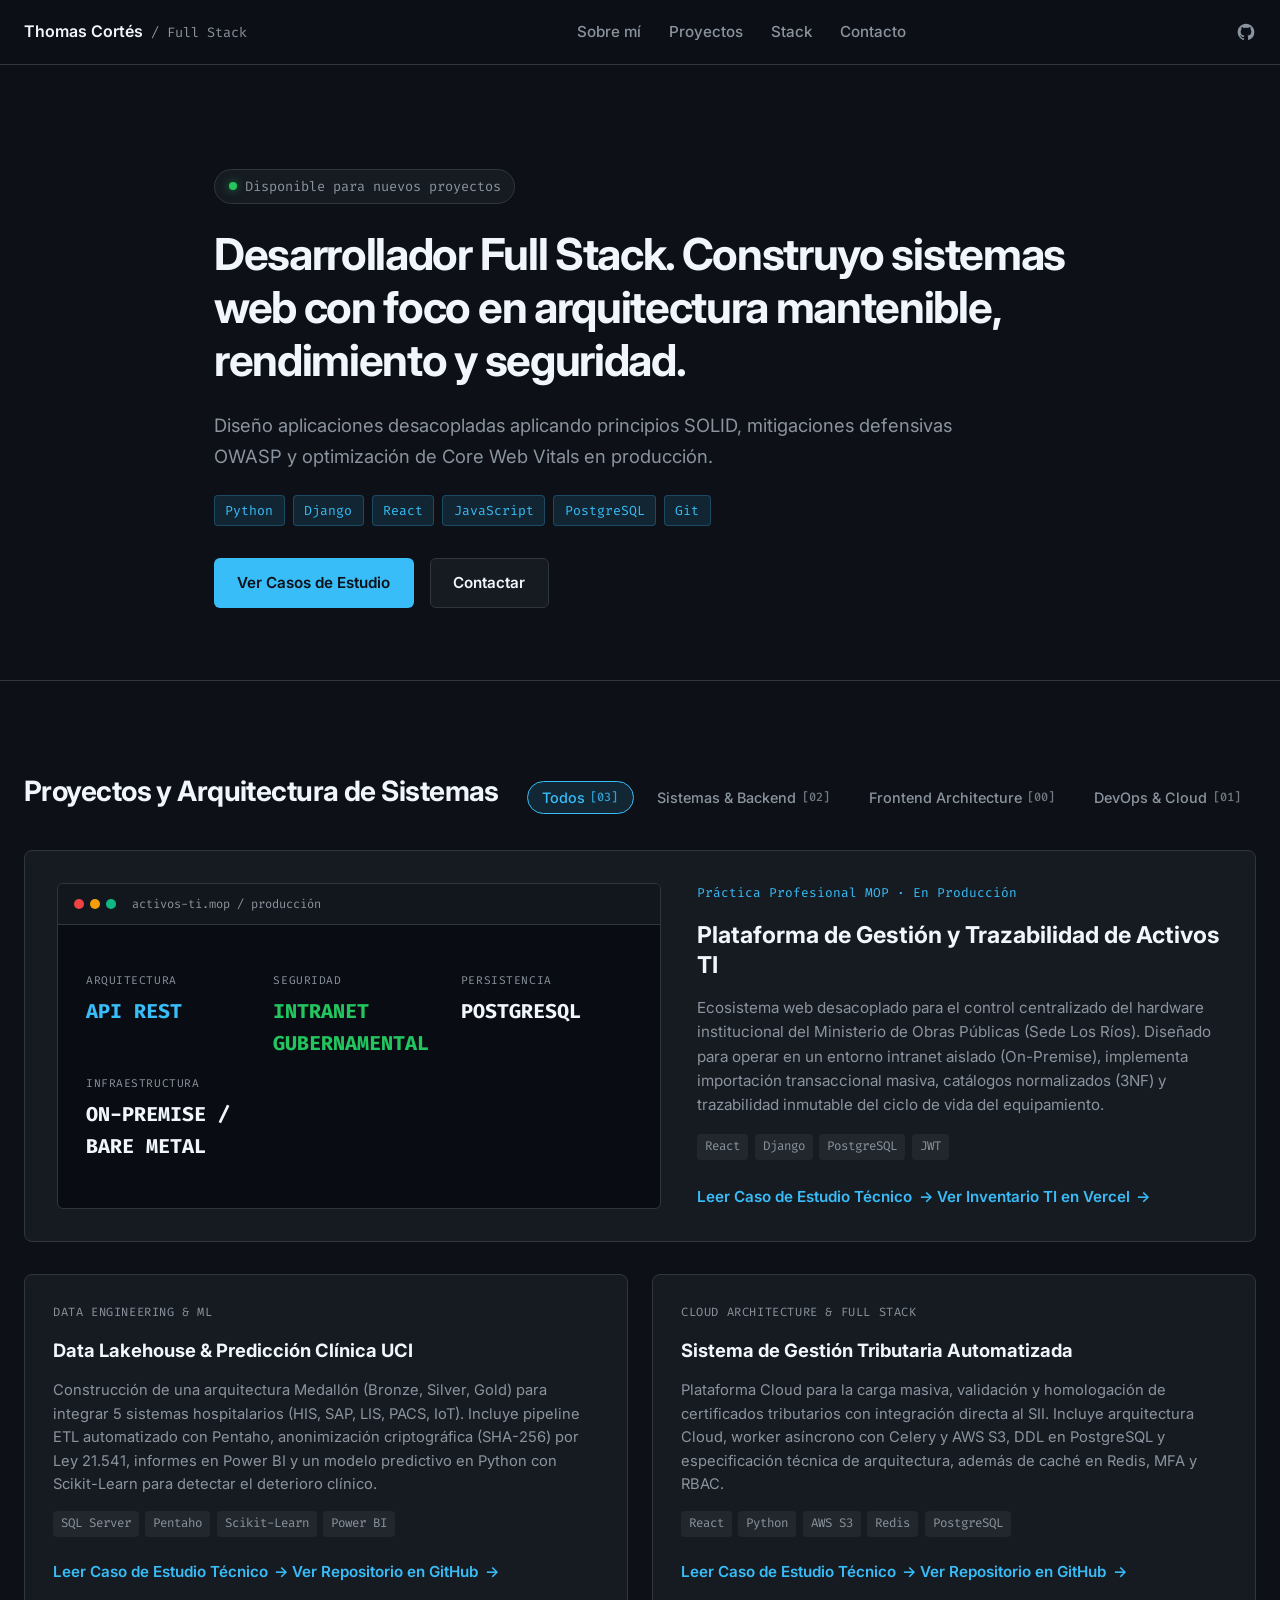
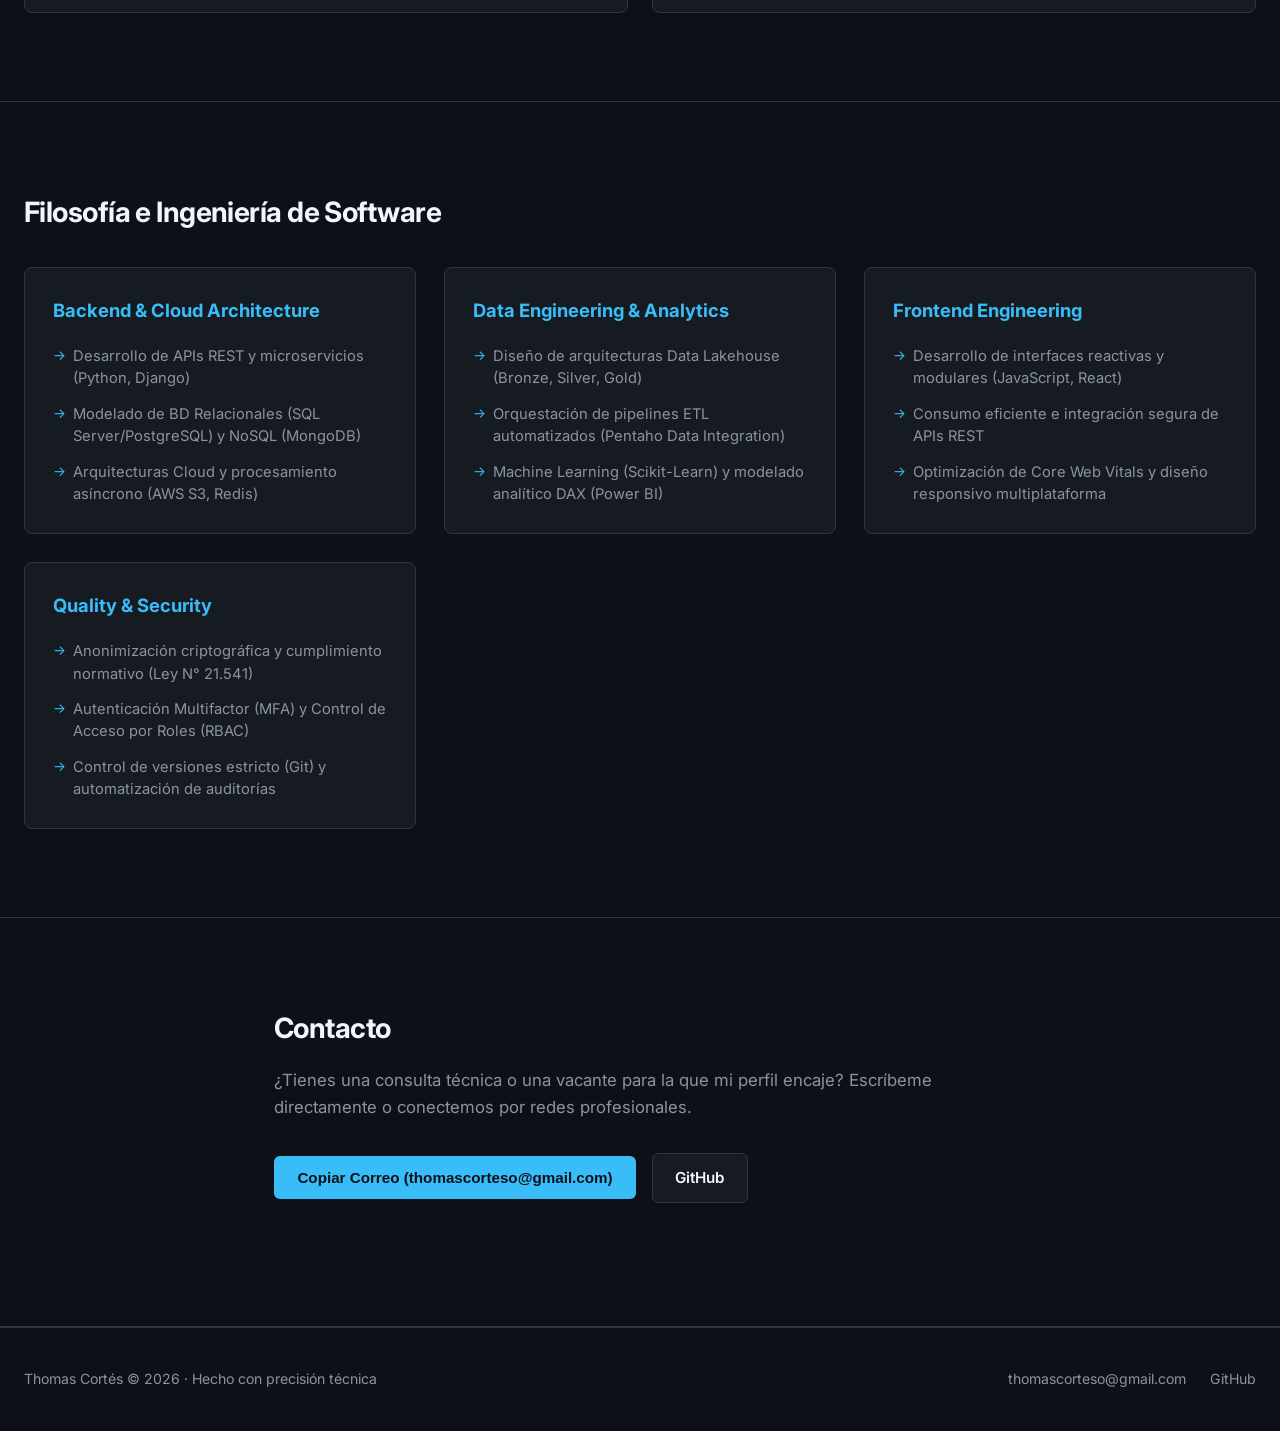
<file: index.html>
<!DOCTYPE html>
<html lang="es">
<head>
  <meta charset="UTF-8">
  <meta name="viewport" content="width=device-width, initial-scale=1.0">
  <meta name="description" content="Portafolio de Thomas Cortés — Desarrollador Full Stack, Data Engineer & System Architect.">
  <meta name="theme-color" content="#0D1117">
  <title>Thomas Cortés | Full Stack & System Architect</title>
  <link rel="stylesheet" href="styles.css">
  <link rel="preconnect" href="https://fonts.googleapis.com">
  <link rel="preconnect" href="https://fonts.gstatic.com" crossorigin>
  <link href="https://fonts.googleapis.com/css2?family=Fira+Code:wght@400;500;600&family=Inter:wght@400;500;600;700&display=swap" rel="stylesheet">
</head>
<body>
  <a href="#main-content" class="skip-link">Saltar al contenido principal</a>

  <!-- Header / Navbar -->
  <header class="site-header" role="banner">
    <div class="container header-inner">
      <a href="index.html" class="brand-logo" aria-label="Inicio">
        <span class="brand-name">Thomas Cortés</span>
        <span class="brand-tag">/ Full Stack</span>
      </a>

      <nav class="nav-menu" role="navigation" aria-label="Navegación principal">
        <ul class="nav-links">
          <li><a href="#sobre-mi" class="nav-item">Sobre mí</a></li>
          <li><a href="#proyectos" class="nav-item">Proyectos</a></li>
          <li><a href="#stack" class="nav-item">Stack</a></li>
          <li><a href="#contacto" class="nav-item">Contacto</a></li>
        </ul>
      </nav>

      <div class="header-actions">
        <a href="https://github.com/Thomyork22" target="_blank" rel="noopener noreferrer" class="icon-link" aria-label="Perfil de GitHub">
          <svg width="20" height="20" viewBox="0 0 24 24" fill="currentColor" aria-hidden="true">
            <path fill-rule="evenodd" clip-rule="evenodd" d="M12 2C6.477 2 2 6.484 2 12.017c0 4.425 2.865 8.18 6.839 9.504.5.092.682-.217.682-.483 0-.237-.008-.868-.013-1.703-2.782.605-3.369-1.343-3.369-1.343-.454-1.158-1.11-1.466-1.11-1.466-.908-.62.069-.608.069-.608 1.003.07 1.53 1.032 1.53 1.032.892 1.53 2.341 1.088 2.91.832.092-.647.35-1.088.636-1.338-2.22-.253-4.555-1.113-4.555-4.951 0-1.093.39-1.988 1.029-2.688-.103-.253-.446-1.272.098-2.65 0 0 .84-.27 2.75 1.026A9.564 9.564 0 0112 6.844c.85.004 1.705.115 2.504.337 1.909-1.296 2.747-1.027 2.747-1.027.546 1.379.202 2.398.1 2.651.64.7 1.028 1.595 1.028 2.688 0 3.848-2.339 4.695-4.566 4.943.359.309.678.92.678 1.855 0 1.338-.012 2.419-.012 2.747 0 .268.18.58.688.482A10.019 10.019 0 0022 12.017C22 6.484 17.522 2 12 2z"/>
          </svg>
        </a>
      </div>
    </div>
  </header>

  <main id="main-content" role="main">

    <!-- Hero Section -->
    <section class="hero-section" id="sobre-mi" aria-labelledby="hero-title">
      <div class="container hero-inner">
        
        <div class="status-badge" aria-label="Disponibilidad laboral">
          <span class="status-dot" aria-hidden="true"></span>
          <span class="status-text">Disponible para nuevos proyectos</span>
        </div>

        <h1 id="hero-title" class="hero-heading">
          Desarrollador Full Stack. Construyo sistemas web con foco en arquitectura mantenible, rendimiento y seguridad.
        </h1>

        <p class="hero-description">
          Diseño aplicaciones desacopladas aplicando principios SOLID, mitigaciones defensivas OWASP y optimización de Core Web Vitals en producción.
        </p>

        <div class="active-stack-row" aria-label="Stack activo en producción">
          <span class="stack-chip">Python</span>
          <span class="stack-chip">Django</span>
          <span class="stack-chip">React</span>
          <span class="stack-chip">JavaScript</span>
          <span class="stack-chip">PostgreSQL</span>
          <span class="stack-chip">Git</span>
        </div>

        <div class="hero-cta-group">
          <a href="#proyectos" class="btn btn-primary">Ver Casos de Estudio</a>
          <a href="#contacto" class="btn btn-secondary">Contactar</a>
        </div>

      </div>
    </section>

    <!-- Proyectos y Arquitectura -->
    <section class="section projects-section" id="proyectos" aria-labelledby="projects-title">
      <div class="container">
        
        <div class="section-header-row">
          <h2 id="projects-title" class="section-heading">Proyectos y Arquitectura de Sistemas</h2>
          
          <!-- Filtro interactivo de pestañas -->
          <div class="tab-list" role="tablist" aria-label="Filtro de proyectos por categoría">
            <button role="tab" aria-selected="true" class="tab-btn active" data-filter="all" id="tab-all">
              Todos <span class="tab-count">[03]</span>
            </button>
            <button role="tab" aria-selected="false" class="tab-btn" data-filter="backend" id="tab-backend">
              Sistemas & Backend <span class="tab-count">[02]</span>
            </button>
            <button role="tab" aria-selected="false" class="tab-btn" data-filter="frontend" id="tab-frontend">
              Frontend Architecture <span class="tab-count">[00]</span>
            </button>
            <button role="tab" aria-selected="false" class="tab-btn" data-filter="devops" id="tab-devops">
              DevOps & Cloud <span class="tab-count">[01]</span>
            </button>
          </div>
        </div>

        <div id="panel-projects">
          
          <!-- Flagship Project Card (Hero Card) -->
          <article class="project-flagship-card" data-category="backend">
            <div class="flagship-left">
              <div class="terminal-mockup" role="region" aria-label="Métricas de ejecución en tiempo real">
                <div class="terminal-header">
                  <div class="window-controls" aria-hidden="true">
                    <span class="dot red"></span>
                    <span class="dot yellow"></span>
                    <span class="dot green"></span>
                  </div>
                  <span class="terminal-title">activos-ti.mop / producción</span>
                </div>
                <div class="terminal-body">
                  <div class="metric-grid">
                    <div class="metric-item">
                      <span class="metric-label">ARQUITECTURA</span>
                      <span class="metric-val text-accent">API REST</span>
                    </div>
                    <div class="metric-item">
                      <span class="metric-label">SEGURIDAD</span>
                      <span class="metric-val text-green">INTRANET GUBERNAMENTAL</span>
                    </div>
                    <div class="metric-item">
                      <span class="metric-label">PERSISTENCIA</span>
                      <span class="metric-val">POSTGRESQL</span>
                    </div>
                    <div class="metric-item">
                      <span class="metric-label">INFRAESTRUCTURA</span>
                      <span class="metric-val">ON-PREMISE / BARE METAL</span>
                    </div>
                  </div>
                </div>
              </div>
            </div>

            <div class="flagship-right">
              <span class="badge-version">Práctica Profesional MOP · En Producción</span>
              <h3 class="flagship-title">Plataforma de Gestión y Trazabilidad de Activos TI</h3>
              <p class="flagship-desc">
                Ecosistema web desacoplado para el control centralizado del hardware institucional del Ministerio de Obras Públicas (Sede Los Ríos). Diseñado para operar en un entorno intranet aislado (On-Premise), implementa importación transaccional masiva, catálogos normalizados (3NF) y trazabilidad inmutable del ciclo de vida del equipamiento.
              </p>
              
              <div class="card-tags" aria-label="Tecnologías utilizadas">
                <span class="tag">React</span>
                <span class="tag">Django</span>
                <span class="tag">PostgreSQL</span>
                <span class="tag">JWT</span>
              </div>

              <div class="flagship-action">
                <a href="case-study.html" class="link-deep-dive">
                  Leer Caso de Estudio Técnico <span aria-hidden="true">&rarr;</span>
                </a>
                <a href="https://inventario-mop.vercel.app/" target="_blank" rel="noopener noreferrer" class="link-deep-dive">
                  Ver Inventario TI en Vercel <span aria-hidden="true">&rarr;</span>
                </a>
              </div>
            </div>
          </article>

          <!-- Secondary Projects (2 Column Grid) -->
          <div class="secondary-grid">
            <article class="secondary-card" data-category="backend">
              <div class="card-meta">
                <span class="card-type-tag">DATA ENGINEERING &amp; ML</span>
              </div>
              <h3 class="card-title">Data Lakehouse &amp; Predicción Clínica UCI</h3>
              <p class="card-desc">
                Construcción de una arquitectura Medallón (Bronze, Silver, Gold) para integrar 5 sistemas hospitalarios (HIS, SAP, LIS, PACS, IoT). Incluye pipeline ETL automatizado con Pentaho, anonimización criptográfica (SHA-256) por Ley 21.541, informes en Power BI y un modelo predictivo en Python con Scikit-Learn para detectar el deterioro clínico.
              </p>
              <div class="card-tags" aria-label="Tecnologías utilizadas">
                <span class="tag">SQL Server</span>
                <span class="tag">Pentaho</span>
                <span class="tag">Scikit-Learn</span>
                <span class="tag">Power BI</span>
              </div>
              <div class="card-footer">
                <a href="medcentro-study.html" class="link-deep-dive">
                  Leer Caso de Estudio Técnico <span aria-hidden="true">&rarr;</span>
                </a>
                <a href="https://github.com/Thomyork22/medcentro-data-lakehouse" target="_blank" rel="noopener noreferrer" class="link-deep-dive">
                  Ver Repositorio en GitHub <span aria-hidden="true">&rarr;</span>
                </a>
              </div>
            </article>
            <article class="secondary-card" data-category="devops">
              <div class="card-meta">
                <span class="card-type-tag">CLOUD ARCHITECTURE &amp; FULL STACK</span>
              </div>
              <h3 class="card-title">Sistema de Gestión Tributaria Automatizada</h3>
              <p class="card-desc">
                Plataforma Cloud para la carga masiva, validación y homologación de certificados tributarios con integración directa al SII. Incluye arquitectura Cloud, worker asíncrono con Celery y AWS S3, DDL en PostgreSQL y especificación técnica de arquitectura, además de caché en Redis, MFA y RBAC.
              </p>
              <div class="card-tags" aria-label="Tecnologías utilizadas">
                <span class="tag">React</span>
                <span class="tag">Python</span>
                <span class="tag">AWS S3</span>
                <span class="tag">Redis</span>
                <span class="tag">PostgreSQL</span>
              </div>
              <div class="card-footer">
                <a href="tributario-study.html" class="link-deep-dive">
                  Leer Caso de Estudio Técnico <span aria-hidden="true">&rarr;</span>
                </a>
                <a href="https://github.com/Thomyork22/gestion-tributaria-cloud" target="_blank" rel="noopener noreferrer" class="link-deep-dive">
                  Ver Repositorio en GitHub <span aria-hidden="true">&rarr;</span>
                </a>
              </div>
            </article>
          </div>

        </div>
      </div>
    </section>

    <!-- Filosofía e Ingeniería de Software -->
    <section class="section philosophy-section" id="stack" aria-labelledby="philosophy-title">
      <div class="container">
        <h2 id="philosophy-title" class="section-heading">Filosofía e Ingeniería de Software</h2>
        
        <div class="philosophy-grid">
          
          <div class="philosophy-col">
            <h3 class="col-title">Backend &amp; Cloud Architecture</h3>
            <ul class="clean-list">
              <li>Desarrollo de APIs REST y microservicios (Python, Django)</li>
              <li>Modelado de BD Relacionales (SQL Server/PostgreSQL) y NoSQL (MongoDB)</li>
              <li>Arquitecturas Cloud y procesamiento asíncrono (AWS S3, Redis)</li>
            </ul>
          </div>

          <div class="philosophy-col">
            <h3 class="col-title">Data Engineering &amp; Analytics</h3>
            <ul class="clean-list">
              <li>Diseño de arquitecturas Data Lakehouse (Bronze, Silver, Gold)</li>
              <li>Orquestación de pipelines ETL automatizados (Pentaho Data Integration)</li>
              <li>Machine Learning (Scikit-Learn) y modelado analítico DAX (Power BI)</li>
            </ul>
          </div>

          <div class="philosophy-col">
            <h3 class="col-title">Frontend Engineering</h3>
            <ul class="clean-list">
              <li>Desarrollo de interfaces reactivas y modulares (JavaScript, React)</li>
              <li>Consumo eficiente e integración segura de APIs REST</li>
              <li>Optimización de Core Web Vitals y diseño responsivo multiplataforma</li>
            </ul>
          </div>

          <div class="philosophy-col">
            <h3 class="col-title">Quality &amp; Security</h3>
            <ul class="clean-list">
              <li>Anonimización criptográfica y cumplimiento normativo (Ley N° 21.541)</li>
              <li>Autenticación Multifactor (MFA) y Control de Acceso por Roles (RBAC)</li>
              <li>Control de versiones estricto (Git) y automatización de auditorías</li>
            </ul>
          </div>

        </div>
      </div>
    </section>

    <!-- Contacto Directo -->
    <section class="section contact-section" id="contacto" aria-labelledby="contact-title">
      <div class="container contact-box">
        <h2 id="contact-title" class="section-heading">Contacto</h2>
        <p class="contact-text">
          ¿Tienes una consulta técnica o una vacante para la que mi perfil encaje? Escríbeme directamente o conectemos por redes profesionales.
        </p>
        <div class="contact-action-row">
          <button id="copy-email-btn" class="btn btn-primary" type="button" data-email="thomascorteso@gmail.com">
            <span class="btn-text">Copiar Correo (thomascorteso@gmail.com)</span>
          </button>
          <a href="https://github.com/Thomyork22" target="_blank" rel="noopener noreferrer" class="btn btn-secondary">GitHub</a>
        </div>
        <p id="copy-feedback" class="copy-feedback" role="status" aria-live="polite"></p>
      </div>
    </section>

  </main>

  <!-- Footer -->
  <footer class="site-footer" role="contentinfo">
    <div class="container footer-inner">
      <p class="footer-copy">Thomas Cortés &copy; 2026 &middot; Hecho con precisión técnica</p>
      <div class="footer-links">
        <a href="mailto:thomascorteso@gmail.com" class="footer-link">thomascorteso@gmail.com</a>
        <a href="https://github.com/Thomyork22" target="_blank" rel="noopener noreferrer" class="footer-link">GitHub</a>
      </div>
    </div>
  </footer>

  <script src="app.js"></script>
</body>
</html>
</file>
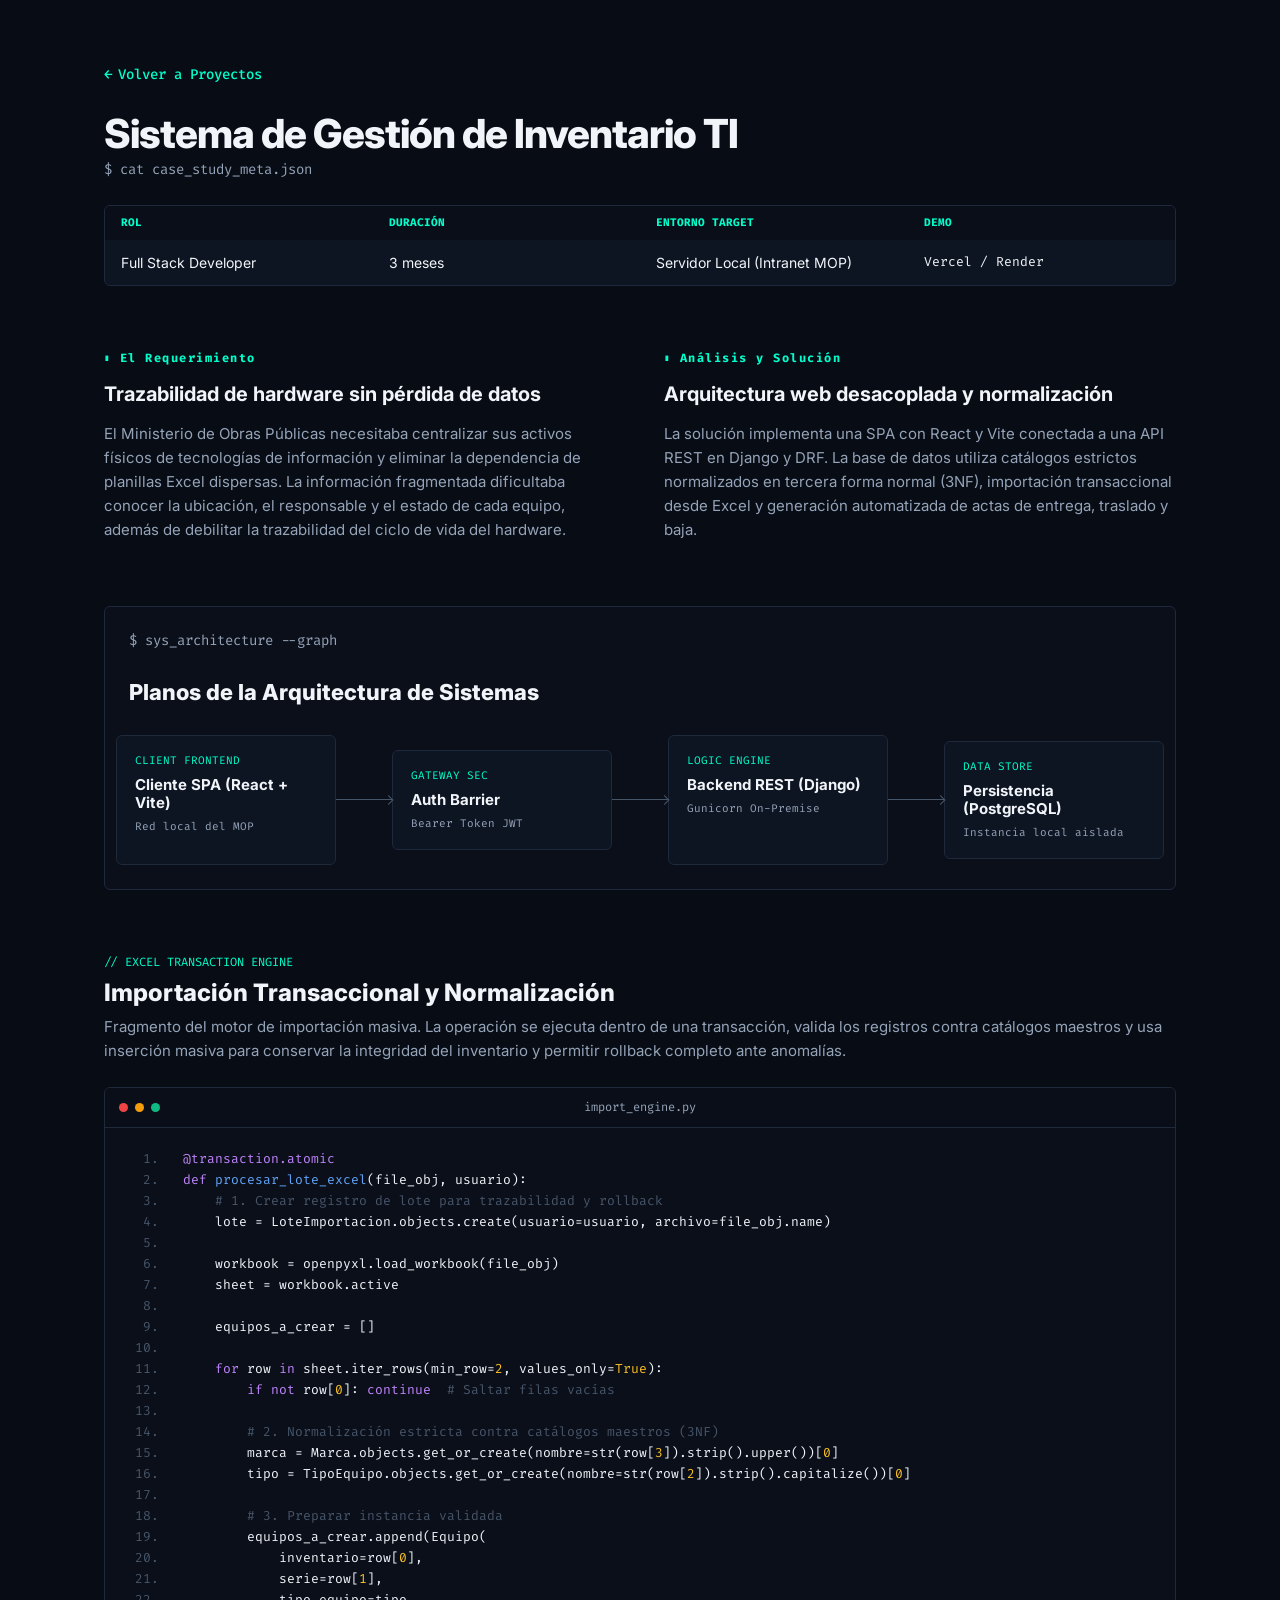
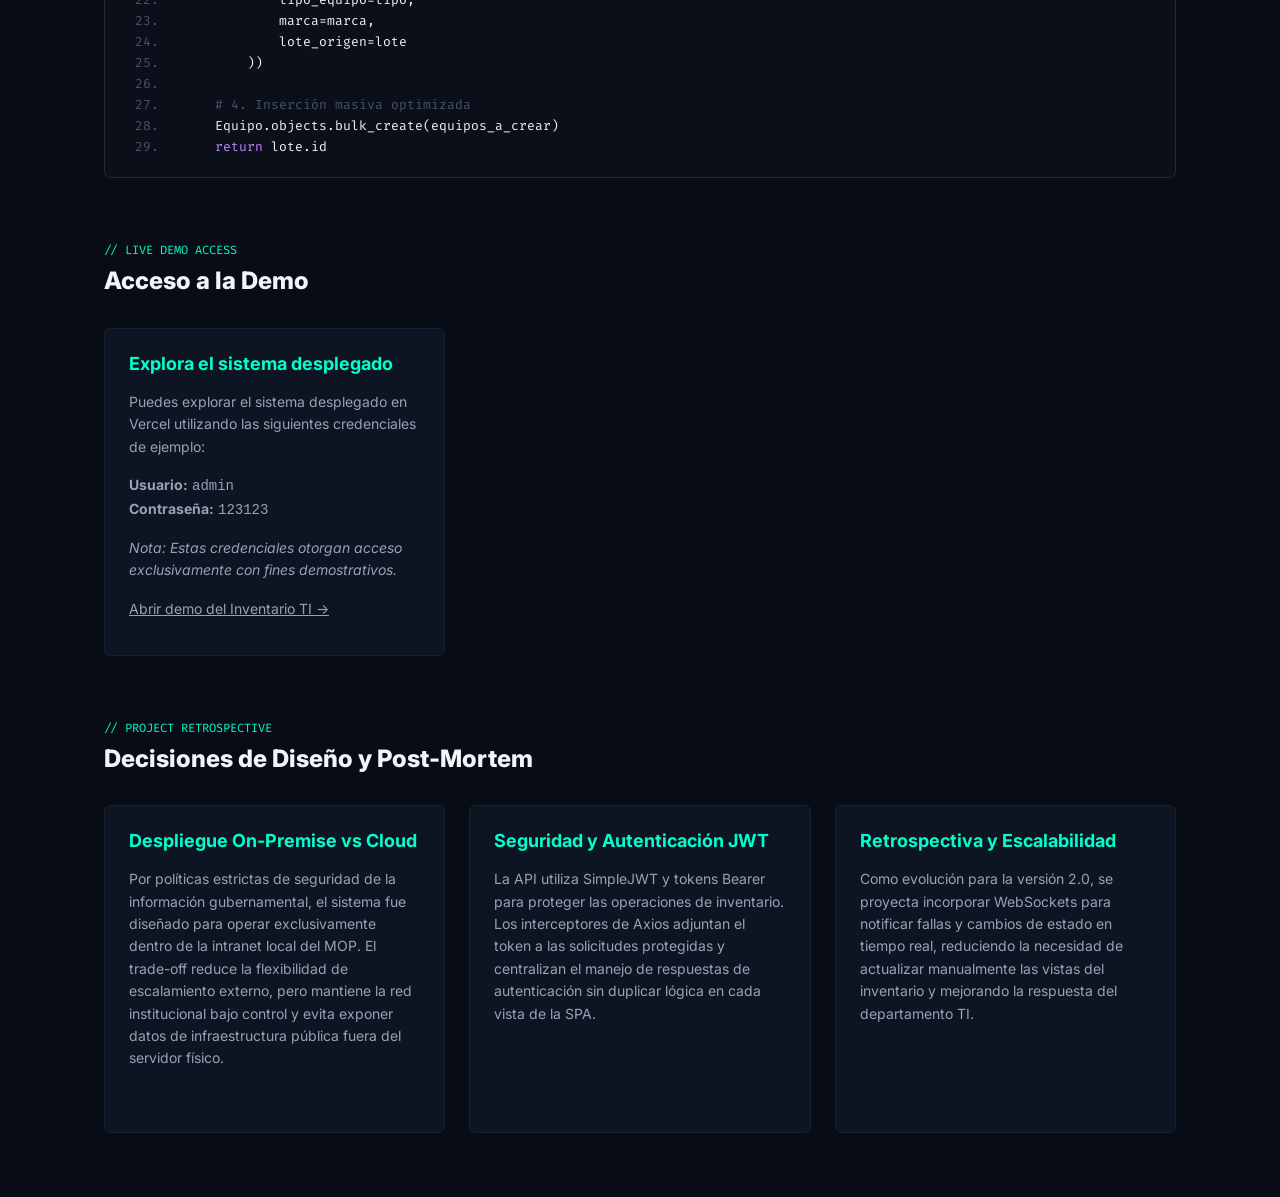
<file: case-study.html>
<!doctype html>
<html lang="es">
<head>
  <meta charset="UTF-8">
  <meta name="viewport" content="width=device-width, initial-scale=1.0">
  <meta name="description" content="Caso de estudio técnico del Sistema de Gestión de Inventario TI para el MOP Los Ríos.">
  <meta name="theme-color" content="#080C14">
  <title>Sistema de Gestión de Inventario TI — Caso de estudio</title>
  <link rel="preconnect" href="https://fonts.googleapis.com">
  <link rel="preconnect" href="https://fonts.gstatic.com" crossorigin>
  <link href="https://fonts.googleapis.com/css2?family=Fira+Code:wght@400;500;700&family=Inter:wght@400;500;700;800&display=swap" rel="stylesheet">
  <link rel="stylesheet" href="styles.css">
  <link rel="stylesheet" href="case-study-fidelity.css">
</head>
<body>
  <main class="case-study" id="main-content">
    <header class="hero">
      <a class="back-link" href="index.html#proyectos" aria-label="Volver a proyectos">
        <span aria-hidden="true">&larr;</span>
        Volver a Proyectos
      </a>

      <div class="hero-copy">
        <h1>Sistema de Gestión de Inventario TI</h1>
        <p class="terminal-line">$ cat case_study_meta.json</p>
      </div>

      <dl class="metadata">
        <div class="metadata-labels" aria-hidden="true">
          <span>ROL</span>
          <span>DURACIÓN</span>
          <span>ENTORNO TARGET</span>
          <span>DEMO</span>
        </div>

        <div class="metadata-values">
          <div>
            <dt>ROL</dt>
            <dd>Full Stack Developer</dd>
          </div>
          <div>
            <dt>DURACIÓN</dt>
            <dd>3 meses</dd>
          </div>
          <div>
            <dt>ENTORNO TARGET</dt>
            <dd>Servidor Local (Intranet MOP)</dd>
          </div>
          <div>
            <dt>DEMO</dt>
            <dd class="mono">Vercel / Render</dd>
          </div>
        </div>
      </dl>
    </header>

    <section class="context-grid" aria-label="Contexto y solución del proyecto">
      <article>
        <p class="eyebrow"><span aria-hidden="true">▮</span> El Requerimiento</p>
        <h2>Trazabilidad de hardware sin pérdida de datos</h2>
        <p>
          El Ministerio de Obras Públicas necesitaba centralizar sus activos físicos de tecnologías de información y eliminar la dependencia de planillas Excel dispersas. La información fragmentada dificultaba conocer la ubicación, el responsable y el estado de cada equipo, además de debilitar la trazabilidad del ciclo de vida del hardware.
        </p>
      </article>

      <article>
        <p class="eyebrow"><span aria-hidden="true">▮</span> Análisis y Solución</p>
        <h2>Arquitectura web desacoplada y normalización</h2>
        <p>
          La solución implementa una SPA con React y Vite conectada a una API REST en Django y DRF. La base de datos utiliza catálogos estrictos normalizados en tercera forma normal (3NF), importación transaccional desde Excel y generación automatizada de actas de entrega, traslado y baja.
        </p>
      </article>
    </section>

    <section class="architecture" aria-labelledby="architecture-title">
      <p class="terminal-line">$ sys_architecture --graph</p>
      <h2 id="architecture-title">Planos de la Arquitectura de Sistemas</h2>

      <div class="architecture-flow">
        <article class="architecture-node">
          <p>CLIENT FRONTEND</p>
          <h3>Cliente SPA (React + Vite)</h3>
          <span>Red local del MOP</span>
        </article>
        <div class="connector" aria-hidden="true"></div>
        <article class="architecture-node compact">
          <p>GATEWAY SEC</p>
          <h3>Auth Barrier</h3>
          <span>Bearer Token JWT</span>
        </article>
        <div class="connector" aria-hidden="true"></div>
        <article class="architecture-node">
          <p>LOGIC ENGINE</p>
          <h3>Backend REST (Django)</h3>
          <span>Gunicorn On-Premise</span>
        </article>
        <div class="connector" aria-hidden="true"></div>
        <article class="architecture-node data-node">
          <p>DATA STORE</p>
          <h3>Persistencia (PostgreSQL)</h3>
          <span>Instancia local aislada</span>
        </article>
      </div>
    </section>

    <section class="code-section" aria-labelledby="code-title">
      <p class="section-kicker">// EXCEL TRANSACTION ENGINE</p>
      <h2 id="code-title">Importación Transaccional y Normalización</h2>
      <p class="section-description">
        Fragmento del motor de importación masiva. La operación se ejecuta dentro de una transacción, valida los registros contra catálogos maestros y usa inserción masiva para conservar la integridad del inventario y permitir rollback completo ante anomalías.
      </p>

      <div class="code-editor">
        <div class="editor-header">
          <div class="traffic-lights" aria-hidden="true"><span></span><span></span><span></span></div>
          <span>import_engine.py</span>
          <span aria-hidden="true"></span>
        </div>
        <div class="editor-body">
          <ol class="code-lines" aria-label="Código Python del motor de importación">
            <li><code><span class="decorator">@transaction.atomic</span></code></li>
            <li><code><span class="keyword">def</span> <span class="function">procesar_lote_excel</span>(file_obj, usuario):</code></li>
            <li><code>    <span class="comment"># 1. Crear registro de lote para trazabilidad y rollback</span></code></li>
            <li><code>    lote = LoteImportacion.objects.create(usuario=usuario, archivo=file_obj.name)</code></li>
            <li><code>&nbsp;</code></li>
            <li><code>    workbook = openpyxl.load_workbook(file_obj)</code></li>
            <li><code>    sheet = workbook.active</code></li>
            <li><code>&nbsp;</code></li>
            <li><code>    equipos_a_crear = []</code></li>
            <li><code>&nbsp;</code></li>
            <li><code>    <span class="keyword">for</span> row <span class="keyword">in</span> sheet.iter_rows(min_row=<span class="number">2</span>, values_only=<span class="constant">True</span>):</code></li>
            <li><code>        <span class="keyword">if not</span> row[<span class="number">0</span>]: <span class="keyword">continue</span>  <span class="comment"># Saltar filas vacías</span></code></li>
            <li><code>&nbsp;</code></li>
            <li><code>        <span class="comment"># 2. Normalización estricta contra catálogos maestros (3NF)</span></code></li>
            <li><code>        marca = Marca.objects.get_or_create(nombre=str(row[<span class="number">3</span>]).strip().upper())[<span class="number">0</span>]</code></li>
            <li><code>        tipo = TipoEquipo.objects.get_or_create(nombre=str(row[<span class="number">2</span>]).strip().capitalize())[<span class="number">0</span>]</code></li>
            <li><code>&nbsp;</code></li>
            <li><code>        <span class="comment"># 3. Preparar instancia validada</span></code></li>
            <li><code>        equipos_a_crear.append(Equipo(</code></li>
            <li><code>            inventario=row[<span class="number">0</span>],</code></li>
            <li><code>            serie=row[<span class="number">1</span>],</code></li>
            <li><code>            tipo_equipo=tipo,</code></li>
            <li><code>            marca=marca,</code></li>
            <li><code>            lote_origen=lote</code></li>
            <li><code>        ))</code></li>
            <li><code>&nbsp;</code></li>
            <li><code>    <span class="comment"># 4. Inserción masiva optimizada</span></code></li>
            <li><code>    Equipo.objects.bulk_create(equipos_a_crear)</code></li>
            <li><code>    <span class="keyword">return</span> lote.id</code></li>
          </ol>
        </div>
      </div>
    </section>

    <section class="decisions" aria-labelledby="demo-title">
      <p class="section-kicker">// LIVE DEMO ACCESS</p>
      <h2 id="demo-title">Acceso a la Demo</h2>
      <div class="decision-grid">
        <article>
          <h3>Explora el sistema desplegado</h3>
          <p>
            Puedes explorar el sistema desplegado en Vercel utilizando las siguientes credenciales de ejemplo:
          </p>
          <p>
            <strong>Usuario:</strong> <code>admin</code><br>
            <strong>Contraseña:</strong> <code>123123</code>
          </p>
          <p>
            <em>Nota: Estas credenciales otorgan acceso exclusivamente con fines demostrativos.</em>
          </p>
          <p>
            <a href="https://inventario-mop.vercel.app/" target="_blank" rel="noopener noreferrer">Abrir demo del Inventario TI &rarr;</a>
          </p>
        </article>
      </div>
    </section>

    <section class="decisions" aria-labelledby="decisions-title">
      <p class="section-kicker">// PROJECT RETROSPECTIVE</p>
      <h2 id="decisions-title">Decisiones de Diseño y Post-Mortem</h2>
      <div class="decision-grid">
        <article>
          <h3>Despliegue On-Premise vs Cloud</h3>
          <p>
            Por políticas estrictas de seguridad de la información gubernamental, el sistema fue diseñado para operar exclusivamente dentro de la intranet local del MOP. El trade-off reduce la flexibilidad de escalamiento externo, pero mantiene la red institucional bajo control y evita exponer datos de infraestructura pública fuera del servidor físico.
          </p>
        </article>
        <article>
          <h3>Seguridad y Autenticación JWT</h3>
          <p>
            La API utiliza SimpleJWT y tokens Bearer para proteger las operaciones de inventario. Los interceptores de Axios adjuntan el token a las solicitudes protegidas y centralizan el manejo de respuestas de autenticación sin duplicar lógica en cada vista de la SPA.
          </p>
        </article>
        <article>
          <h3>Retrospectiva y Escalabilidad</h3>
          <p>
            Como evolución para la versión 2.0, se proyecta incorporar WebSockets para notificar fallas y cambios de estado en tiempo real, reduciendo la necesidad de actualizar manualmente las vistas del inventario y mejorando la respuesta del departamento TI.
          </p>
        </article>
      </div>
    </section>
  </main>
</body>
</html>
</file>
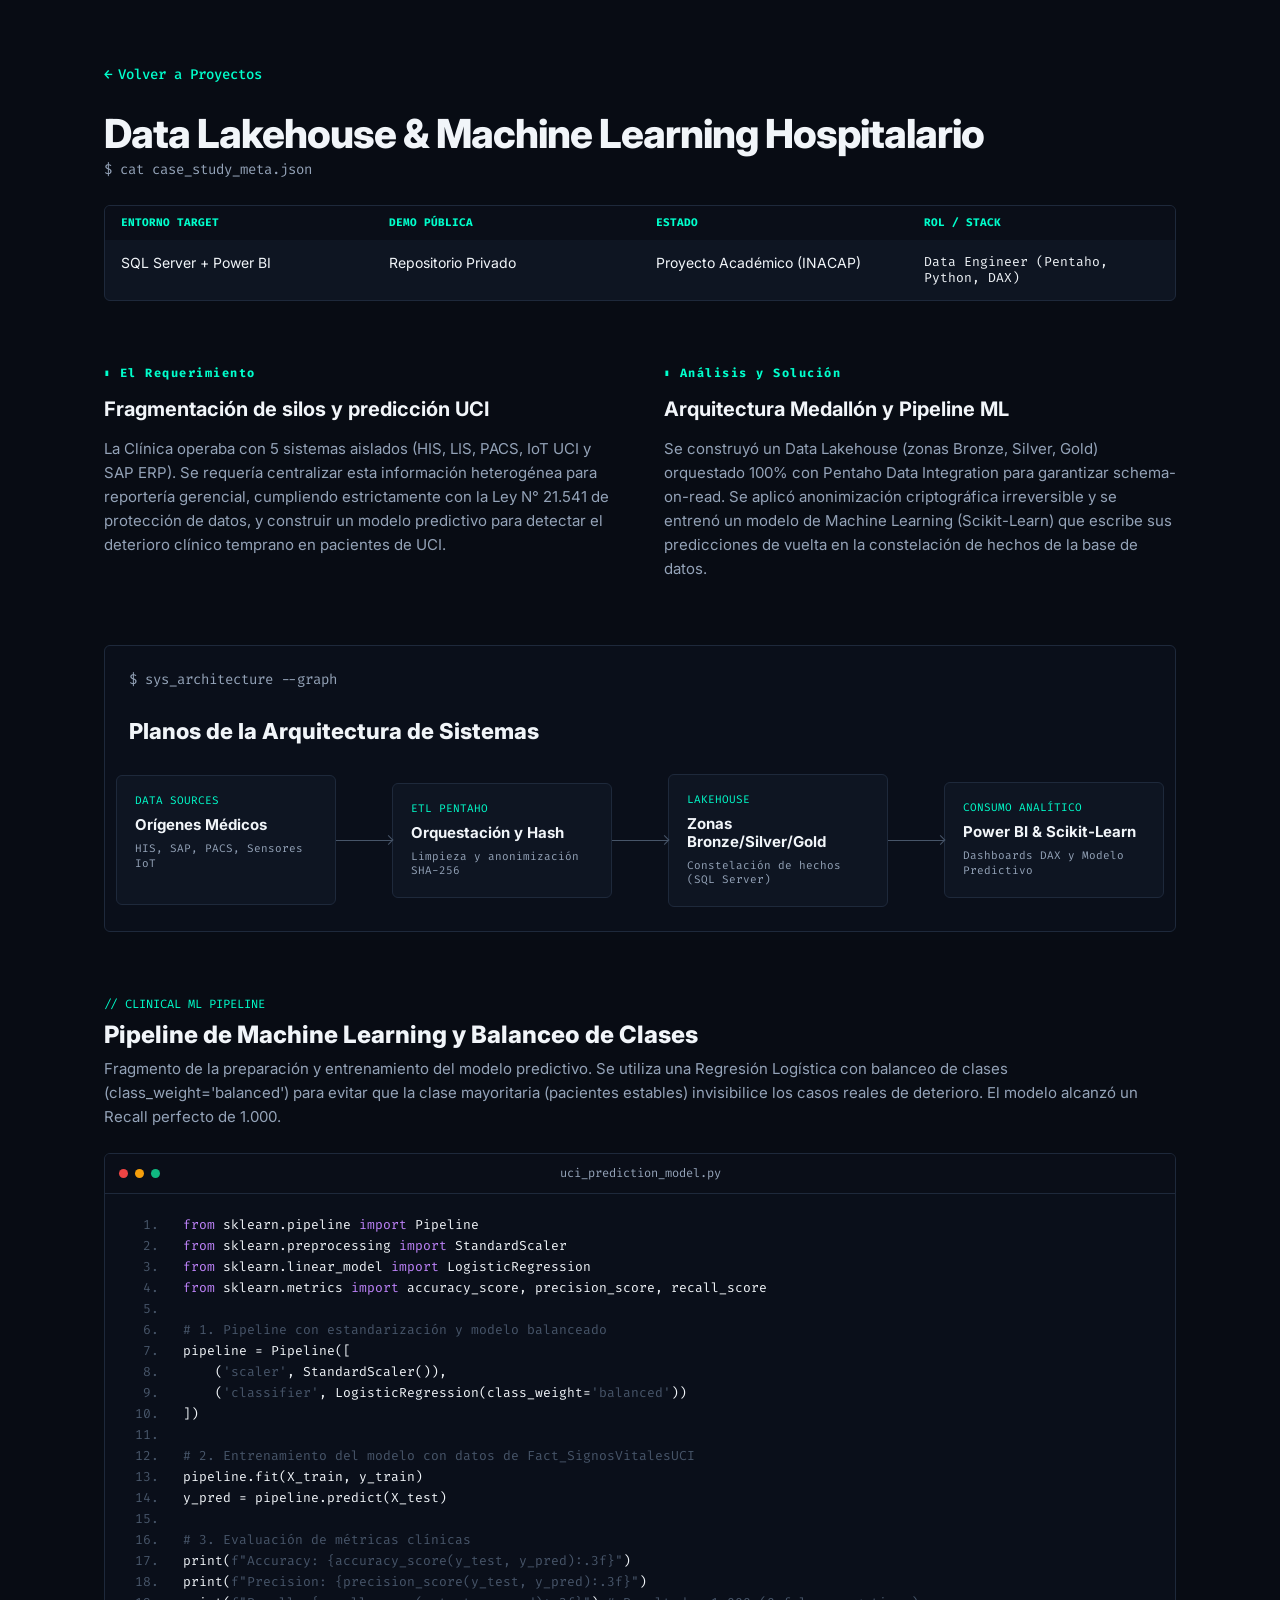
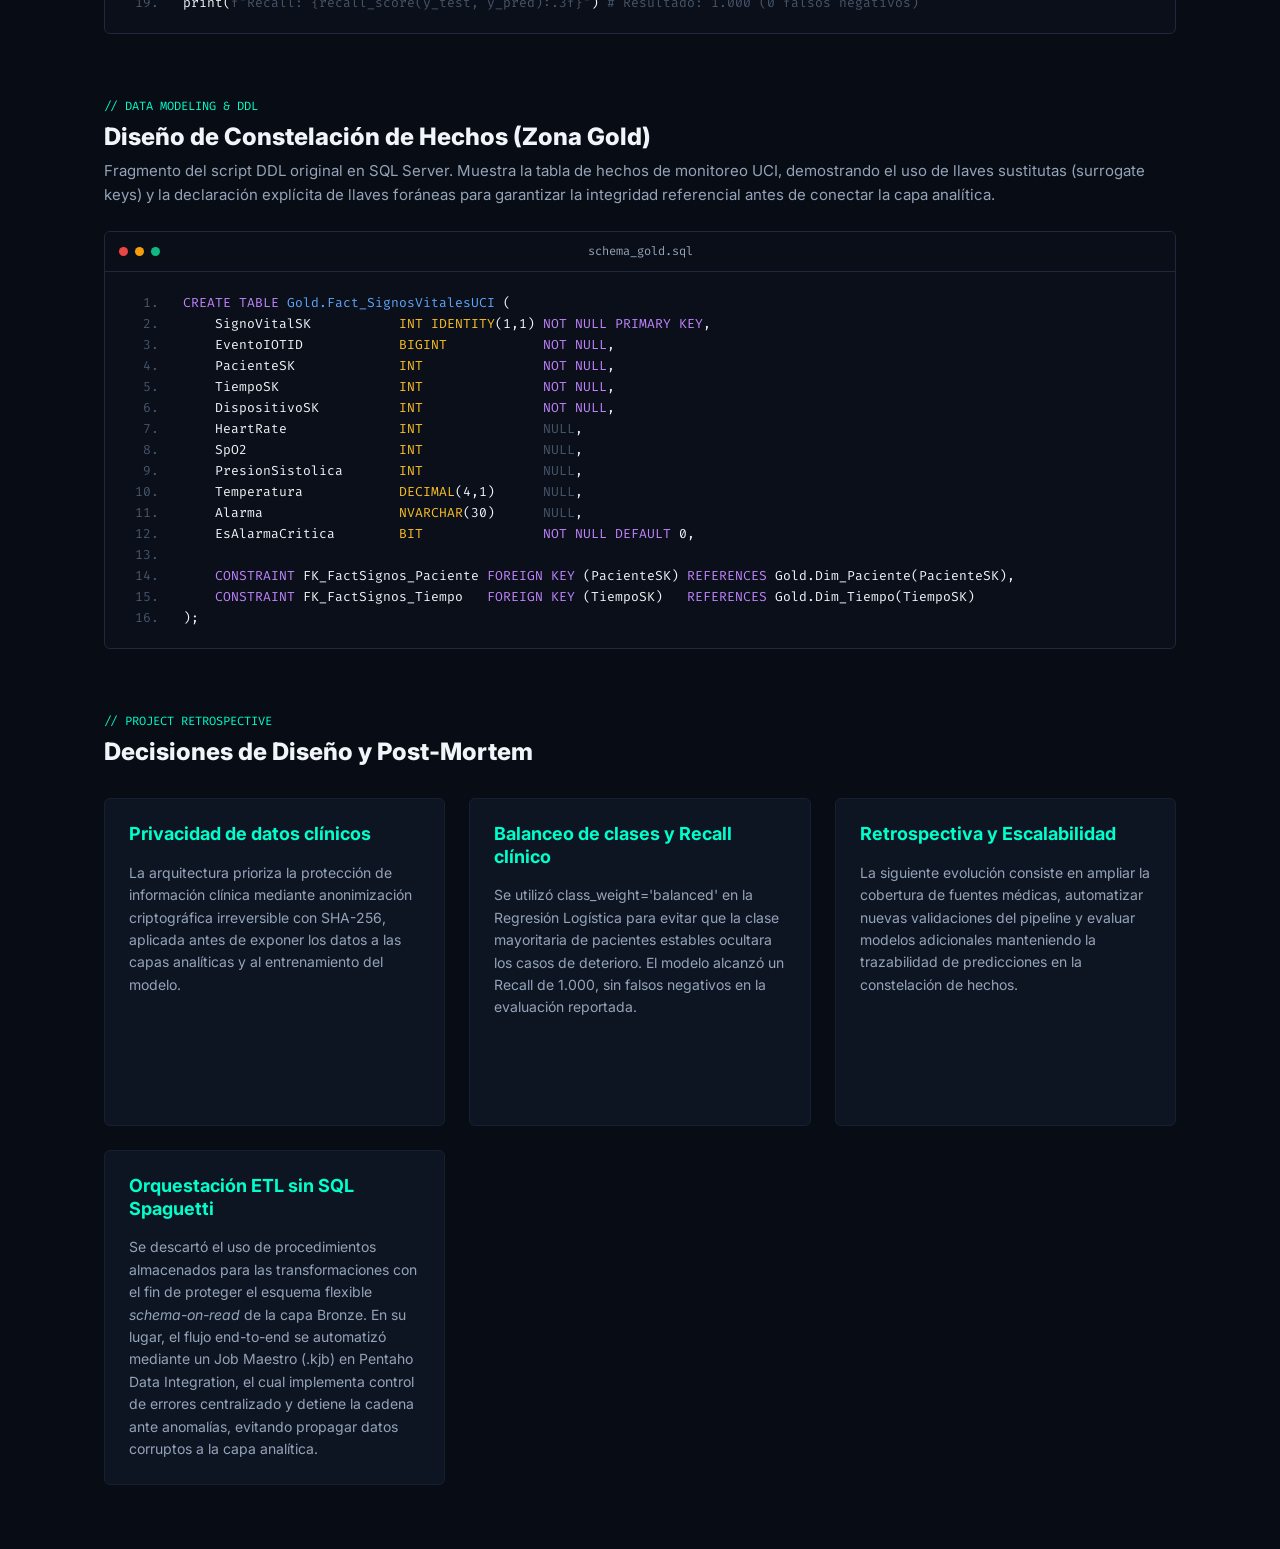
<file: medcentro-study.html>
<!doctype html>
<html lang="es">
<head>
  <meta charset="UTF-8">
  <meta name="viewport" content="width=device-width, initial-scale=1.0">
  <meta name="description" content="Caso de estudio técnico de Clínica MedCentro: Data Lakehouse y Machine Learning hospitalario.">
  <meta name="theme-color" content="#080C14">
  <title>Data Lakehouse &amp; Machine Learning Hospitalario — Caso de estudio</title>
  <link rel="preconnect" href="https://fonts.googleapis.com">
  <link rel="preconnect" href="https://fonts.gstatic.com" crossorigin>
  <link href="https://fonts.googleapis.com/css2?family=Fira+Code:wght@400;500;700&family=Inter:wght@400;500;700;800&display=swap" rel="stylesheet">
  <link rel="stylesheet" href="styles.css">
  <link rel="stylesheet" href="case-study-fidelity.css">
</head>
<body>
  <main class="case-study" id="main-content">
    <header class="hero">
      <a class="back-link" href="index.html#proyectos" aria-label="Volver a proyectos">
        <span aria-hidden="true">&larr;</span>
        Volver a Proyectos
      </a>

      <div class="hero-copy">
        <h1>Data Lakehouse &amp; Machine Learning Hospitalario</h1>
        <p class="terminal-line">$ cat case_study_meta.json</p>
      </div>

      <dl class="metadata">
        <div class="metadata-labels" aria-hidden="true">
          <span>ENTORNO TARGET</span>
          <span>DEMO PÚBLICA</span>
          <span>ESTADO</span>
          <span>ROL / STACK</span>
        </div>

        <div class="metadata-values">
          <div>
            <dt>ENTORNO TARGET</dt>
            <dd>SQL Server + Power BI</dd>
          </div>
          <div>
            <dt>DEMO PÚBLICA</dt>
            <dd>Repositorio Privado</dd>
          </div>
          <div>
            <dt>ESTADO</dt>
            <dd>Proyecto Académico (INACAP)</dd>
          </div>
          <div>
            <dt>ROL / STACK</dt>
            <dd class="mono">Data Engineer (Pentaho, Python, DAX)</dd>
          </div>
        </div>
      </dl>
    </header>

    <section class="context-grid" aria-label="Contexto y solución del proyecto">
      <article>
        <p class="eyebrow"><span aria-hidden="true">▮</span> El Requerimiento</p>
        <h2>Fragmentación de silos y predicción UCI</h2>
        <p>
          La Clínica operaba con 5 sistemas aislados (HIS, LIS, PACS, IoT UCI y SAP ERP). Se requería centralizar esta información heterogénea para reportería gerencial, cumpliendo estrictamente con la Ley N° 21.541 de protección de datos, y construir un modelo predictivo para detectar el deterioro clínico temprano en pacientes de UCI.
        </p>
      </article>

      <article>
        <p class="eyebrow"><span aria-hidden="true">▮</span> Análisis y Solución</p>
        <h2>Arquitectura Medallón y Pipeline ML</h2>
        <p>
          Se construyó un Data Lakehouse (zonas Bronze, Silver, Gold) orquestado 100% con Pentaho Data Integration para garantizar schema-on-read. Se aplicó anonimización criptográfica irreversible y se entrenó un modelo de Machine Learning (Scikit-Learn) que escribe sus predicciones de vuelta en la constelación de hechos de la base de datos.
        </p>
      </article>
    </section>

    <section class="architecture" aria-labelledby="architecture-title">
      <p class="terminal-line">$ sys_architecture --graph</p>
      <h2 id="architecture-title">Planos de la Arquitectura de Sistemas</h2>

      <div class="architecture-flow">
        <article class="architecture-node">
          <p>DATA SOURCES</p>
          <h3>Orígenes Médicos</h3>
          <span>HIS, SAP, PACS, Sensores IoT</span>
        </article>
        <div class="connector" aria-hidden="true"></div>
        <article class="architecture-node compact">
          <p>ETL PENTAHO</p>
          <h3>Orquestación y Hash</h3>
          <span>Limpieza y anonimización SHA-256</span>
        </article>
        <div class="connector" aria-hidden="true"></div>
        <article class="architecture-node">
          <p>LAKEHOUSE</p>
          <h3>Zonas Bronze/Silver/Gold</h3>
          <span>Constelación de hechos (SQL Server)</span>
        </article>
        <div class="connector" aria-hidden="true"></div>
        <article class="architecture-node data-node">
          <p>CONSUMO ANALÍTICO</p>
          <h3>Power BI &amp; Scikit-Learn</h3>
          <span>Dashboards DAX y Modelo Predictivo</span>
        </article>
      </div>
    </section>

    <section class="code-section" aria-labelledby="code-title">
      <p class="section-kicker">// CLINICAL ML PIPELINE</p>
      <h2 id="code-title">Pipeline de Machine Learning y Balanceo de Clases</h2>
      <p class="section-description">
        Fragmento de la preparación y entrenamiento del modelo predictivo. Se utiliza una Regresión Logística con balanceo de clases (class_weight='balanced') para evitar que la clase mayoritaria (pacientes estables) invisibilice los casos reales de deterioro. El modelo alcanzó un Recall perfecto de 1.000.
      </p>

      <div class="code-editor">
        <div class="editor-header">
          <div class="traffic-lights" aria-hidden="true"><span></span><span></span><span></span></div>
          <span>uci_prediction_model.py</span>
          <span aria-hidden="true"></span>
        </div>
        <div class="editor-body">
          <ol class="code-lines" aria-label="Código Python del modelo predictivo UCI">
            <li><code><span class="keyword">from</span> sklearn.pipeline <span class="keyword">import</span> Pipeline</code></li>
            <li><code><span class="keyword">from</span> sklearn.preprocessing <span class="keyword">import</span> StandardScaler</code></li>
            <li><code><span class="keyword">from</span> sklearn.linear_model <span class="keyword">import</span> LogisticRegression</code></li>
            <li><code><span class="keyword">from</span> sklearn.metrics <span class="keyword">import</span> accuracy_score, precision_score, recall_score</code></li>
            <li><code>&nbsp;</code></li>
            <li><code><span class="comment"># 1. Pipeline con estandarización y modelo balanceado</span></code></li>
            <li><code>pipeline = Pipeline([</code></li>
            <li><code>    (<span class="comment">'scaler'</span>, StandardScaler()),</code></li>
            <li><code>    (<span class="comment">'classifier'</span>, LogisticRegression(class_weight=<span class="comment">'balanced'</span>))</code></li>
            <li><code>])</code></li>
            <li><code>&nbsp;</code></li>
            <li><code><span class="comment"># 2. Entrenamiento del modelo con datos de Fact_SignosVitalesUCI</span></code></li>
            <li><code>pipeline.fit(X_train, y_train)</code></li>
            <li><code>y_pred = pipeline.predict(X_test)</code></li>
            <li><code>&nbsp;</code></li>
            <li><code><span class="comment"># 3. Evaluación de métricas clínicas</span></code></li>
            <li><code>print(<span class="comment">f"Accuracy: {accuracy_score(y_test, y_pred):.3f}"</span>)</code></li>
            <li><code>print(<span class="comment">f"Precision: {precision_score(y_test, y_pred):.3f}"</span>)</code></li>
            <li><code>print(<span class="comment">f"Recall: {recall_score(y_test, y_pred):.3f}"</span>) <span class="comment"># Resultado: 1.000 (0 falsos negativos)</span></code></li>
          </ol>
        </div>
      </div>
    </section>

    <section class="code-section" aria-labelledby="ddl-title">
      <p class="section-kicker">// DATA MODELING &amp; DDL</p>
      <h2 id="ddl-title">Diseño de Constelación de Hechos (Zona Gold)</h2>
      <p class="section-description">
        Fragmento del script DDL original en SQL Server. Muestra la tabla de hechos de monitoreo UCI, demostrando el uso de llaves sustitutas (surrogate keys) y la declaración explícita de llaves foráneas para garantizar la integridad referencial antes de conectar la capa analítica.
      </p>

      <div class="code-editor">
        <div class="editor-header">
          <div class="traffic-lights" aria-hidden="true"><span></span><span></span><span></span></div>
          <span>schema_gold.sql</span>
          <span aria-hidden="true"></span>
        </div>
        <div class="editor-body">
          <ol class="code-lines" aria-label="Código SQL del modelo dimensional Gold">
            <li><code><span class="keyword">CREATE TABLE</span> <span class="function">Gold.Fact_SignosVitalesUCI</span> (</code></li>
            <li><code>    SignoVitalSK           <span class="number">INT IDENTITY</span>(1,1) <span class="keyword">NOT NULL PRIMARY KEY</span>,</code></li>
            <li><code>    EventoIOTID            <span class="number">BIGINT</span>            <span class="keyword">NOT NULL</span>,</code></li>
            <li><code>    PacienteSK             <span class="number">INT</span>               <span class="keyword">NOT NULL</span>,</code></li>
            <li><code>    TiempoSK               <span class="number">INT</span>               <span class="keyword">NOT NULL</span>,</code></li>
            <li><code>    DispositivoSK          <span class="number">INT</span>               <span class="keyword">NOT NULL</span>,</code></li>
            <li><code>    HeartRate              <span class="number">INT</span>               <span class="comment">NULL</span>,</code></li>
            <li><code>    SpO2                   <span class="number">INT</span>               <span class="comment">NULL</span>,</code></li>
            <li><code>    PresionSistolica       <span class="number">INT</span>               <span class="comment">NULL</span>,</code></li>
            <li><code>    Temperatura            <span class="number">DECIMAL</span>(4,1)      <span class="comment">NULL</span>,</code></li>
            <li><code>    Alarma                 <span class="number">NVARCHAR</span>(30)      <span class="comment">NULL</span>,</code></li>
            <li><code>    EsAlarmaCritica        <span class="number">BIT</span>               <span class="keyword">NOT NULL DEFAULT</span> 0,</code></li>
            <li><code> </code></li>
            <li><code>    <span class="keyword">CONSTRAINT</span> FK_FactSignos_Paciente <span class="keyword">FOREIGN KEY</span> (PacienteSK) <span class="keyword">REFERENCES</span> Gold.Dim_Paciente(PacienteSK),</code></li>
            <li><code>    <span class="keyword">CONSTRAINT</span> FK_FactSignos_Tiempo   <span class="keyword">FOREIGN KEY</span> (TiempoSK)   <span class="keyword">REFERENCES</span> Gold.Dim_Tiempo(TiempoSK)</code></li>
            <li><code>);</code></li>
          </ol>
        </div>
      </div>
    </section>

    <section class="decisions" aria-labelledby="decisions-title">
      <p class="section-kicker">// PROJECT RETROSPECTIVE</p>
      <h2 id="decisions-title">Decisiones de Diseño y Post-Mortem</h2>
      <div class="decision-grid">
        <article>
          <h3>Privacidad de datos clínicos</h3>
          <p>
            La arquitectura prioriza la protección de información clínica mediante anonimización criptográfica irreversible con SHA-256, aplicada antes de exponer los datos a las capas analíticas y al entrenamiento del modelo.
          </p>
        </article>
        <article>
          <h3>Balanceo de clases y Recall clínico</h3>
          <p>
            Se utilizó class_weight='balanced' en la Regresión Logística para evitar que la clase mayoritaria de pacientes estables ocultara los casos de deterioro. El modelo alcanzó un Recall de 1.000, sin falsos negativos en la evaluación reportada.
          </p>
        </article>
        <article>
          <h3>Retrospectiva y Escalabilidad</h3>
          <p>
            La siguiente evolución consiste en ampliar la cobertura de fuentes médicas, automatizar nuevas validaciones del pipeline y evaluar modelos adicionales manteniendo la trazabilidad de predicciones en la constelación de hechos.
          </p>
        </article>
        <article>
          <h3>Orquestación ETL sin SQL Spaguetti</h3>
          <p>
            Se descartó el uso de procedimientos almacenados para las transformaciones con el fin de proteger el esquema flexible <em>schema-on-read</em> de la capa Bronze. En su lugar, el flujo end-to-end se automatizó mediante un Job Maestro (.kjb) en Pentaho Data Integration, el cual implementa control de errores centralizado y detiene la cadena ante anomalías, evitando propagar datos corruptos a la capa analítica.
          </p>
        </article>
      </div>
    </section>
  </main>
</body>
</html>
</file>
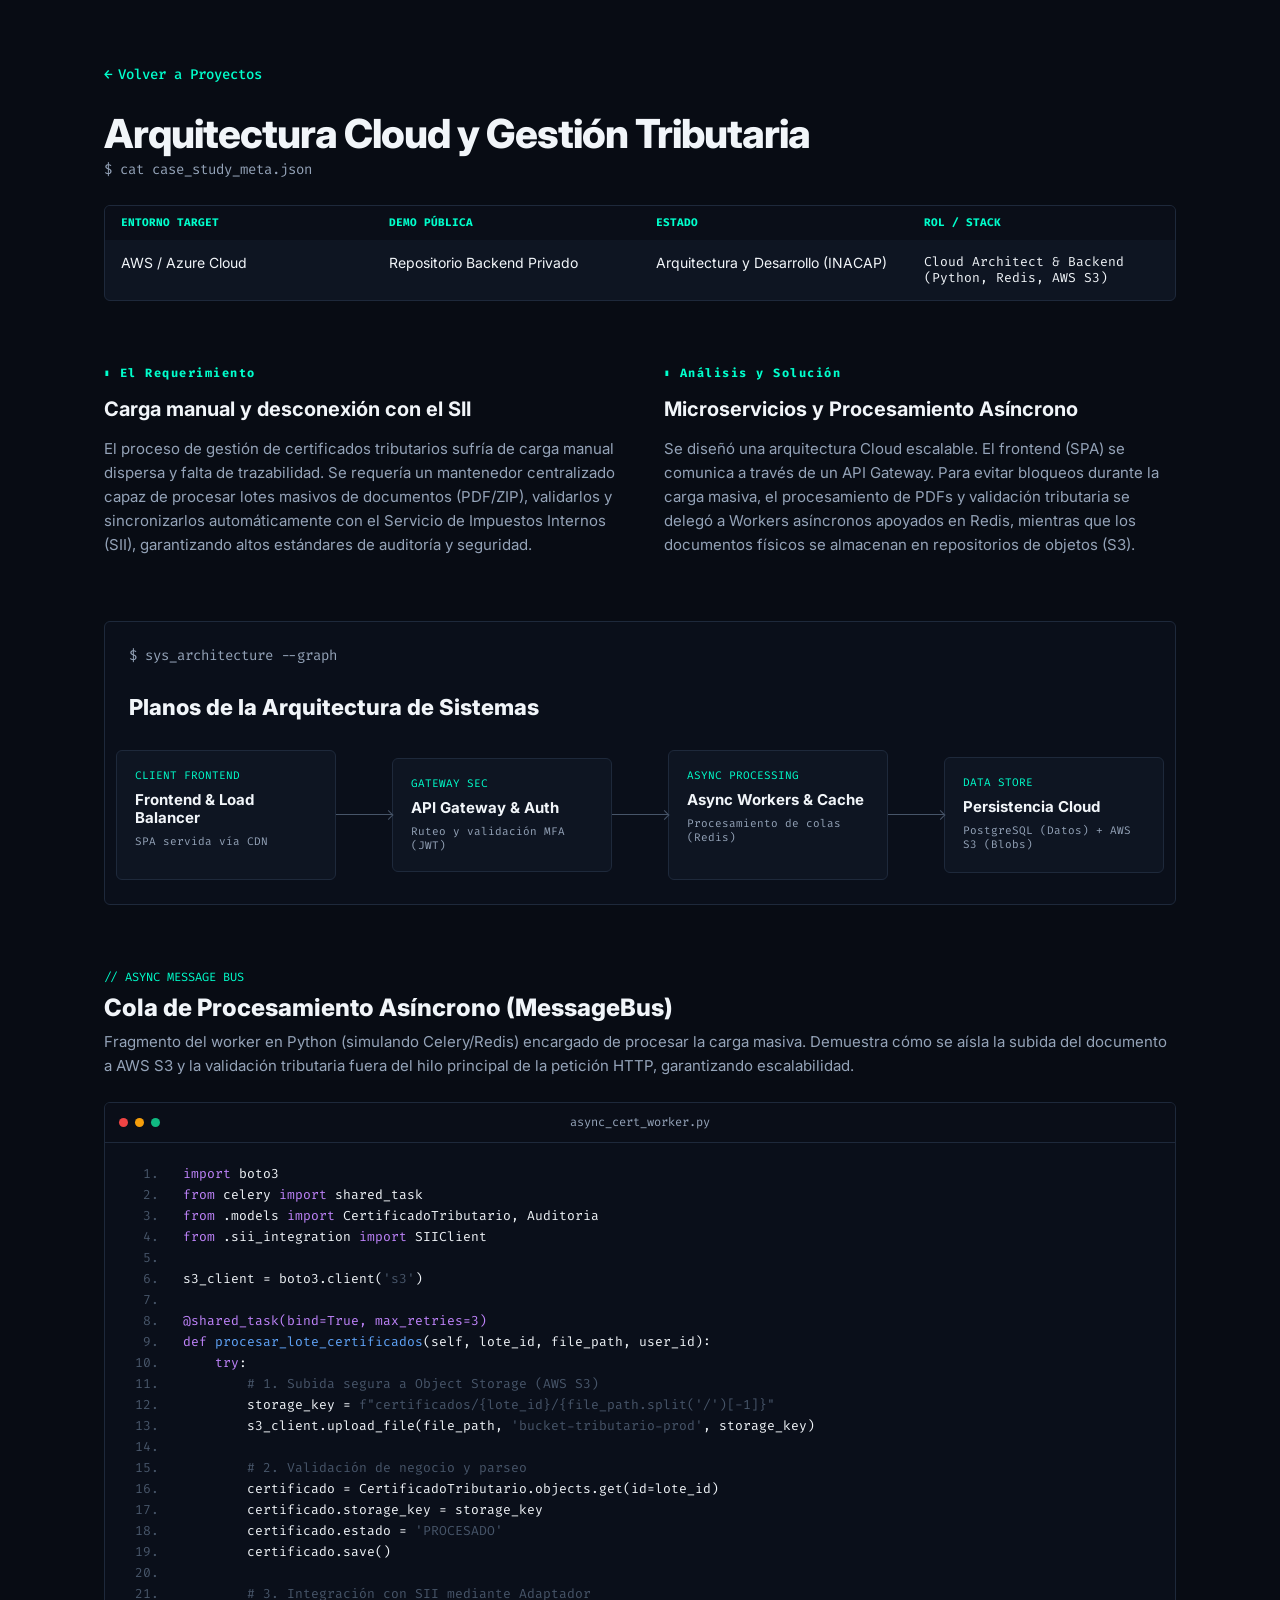
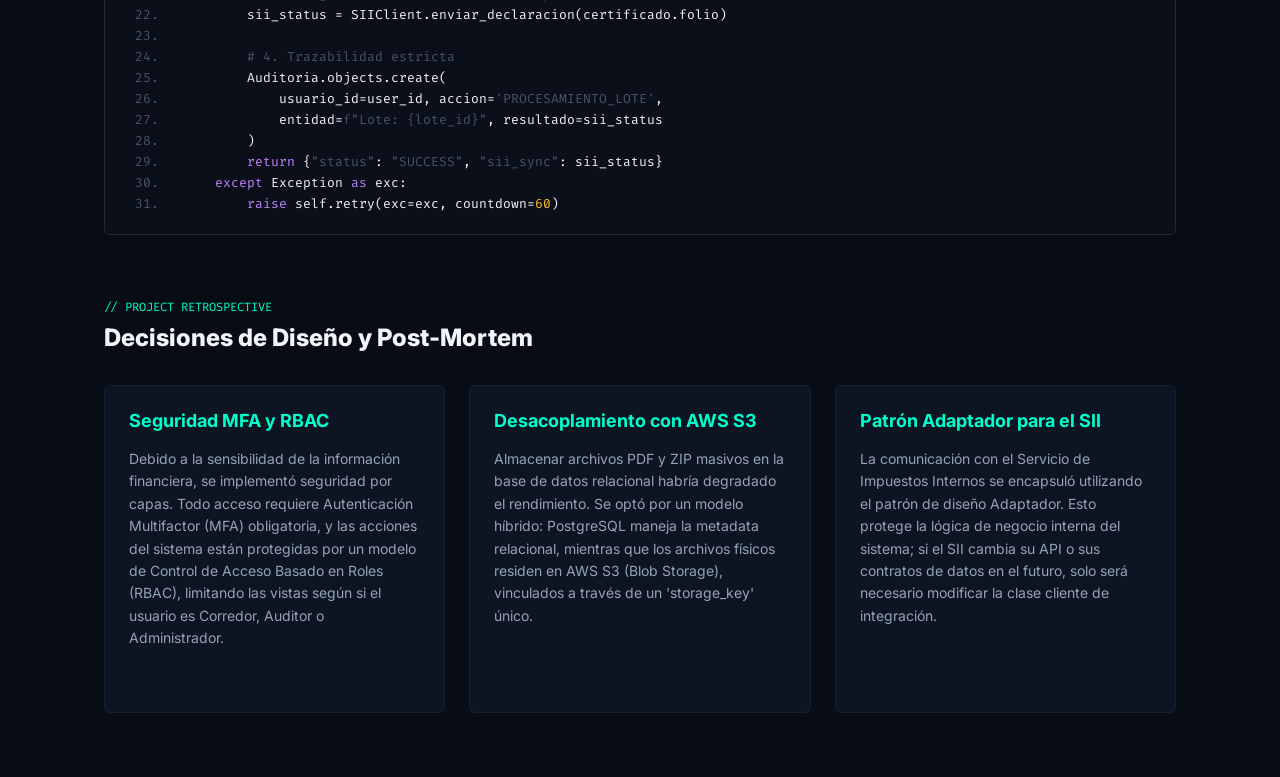
<file: tributario-study.html>
<!doctype html>
<html lang="es">
<head>
  <meta charset="UTF-8">
  <meta name="viewport" content="width=device-width, initial-scale=1.0">
  <meta name="description" content="Caso de estudio técnico de la Arquitectura Cloud y Gestión Tributaria.">
  <meta name="theme-color" content="#080C14">
  <title>Arquitectura Cloud y Gestión Tributaria — Caso de estudio</title>
  <link rel="preconnect" href="https://fonts.googleapis.com">
  <link rel="preconnect" href="https://fonts.gstatic.com" crossorigin>
  <link href="https://fonts.googleapis.com/css2?family=Fira+Code:wght@400;500;700&family=Inter:wght@400;500;700;800&display=swap" rel="stylesheet">
  <link rel="stylesheet" href="styles.css">
  <link rel="stylesheet" href="case-study-fidelity.css">
</head>
<body>
  <main class="case-study" id="main-content">
    <header class="hero">
      <a class="back-link" href="index.html#proyectos" aria-label="Volver a proyectos">
        <span aria-hidden="true">&larr;</span>
        Volver a Proyectos
      </a>

      <div class="hero-copy">
        <h1>Arquitectura Cloud y Gestión Tributaria</h1>
        <p class="terminal-line">$ cat case_study_meta.json</p>
      </div>

      <dl class="metadata">
        <div class="metadata-labels" aria-hidden="true">
          <span>ENTORNO TARGET</span>
          <span>DEMO PÚBLICA</span>
          <span>ESTADO</span>
          <span>ROL / STACK</span>
        </div>

        <div class="metadata-values">
          <div>
            <dt>ENTORNO TARGET</dt>
            <dd>AWS / Azure Cloud</dd>
          </div>
          <div>
            <dt>DEMO PÚBLICA</dt>
            <dd>Repositorio Backend Privado</dd>
          </div>
          <div>
            <dt>ESTADO</dt>
            <dd>Arquitectura y Desarrollo (INACAP)</dd>
          </div>
          <div>
            <dt>ROL / STACK</dt>
            <dd class="mono">Cloud Architect &amp; Backend (Python, Redis, AWS S3)</dd>
          </div>
        </div>
      </dl>
    </header>

    <section class="context-grid" aria-label="Contexto y solución del proyecto">
      <article>
        <p class="eyebrow"><span aria-hidden="true">▮</span> El Requerimiento</p>
        <h2>Carga manual y desconexión con el SII</h2>
        <p>
          El proceso de gestión de certificados tributarios sufría de carga manual dispersa y falta de trazabilidad. Se requería un mantenedor centralizado capaz de procesar lotes masivos de documentos (PDF/ZIP), validarlos y sincronizarlos automáticamente con el Servicio de Impuestos Internos (SII), garantizando altos estándares de auditoría y seguridad.
        </p>
      </article>

      <article>
        <p class="eyebrow"><span aria-hidden="true">▮</span> Análisis y Solución</p>
        <h2>Microservicios y Procesamiento Asíncrono</h2>
        <p>
          Se diseñó una arquitectura Cloud escalable. El frontend (SPA) se comunica a través de un API Gateway. Para evitar bloqueos durante la carga masiva, el procesamiento de PDFs y validación tributaria se delegó a Workers asíncronos apoyados en Redis, mientras que los documentos físicos se almacenan en repositorios de objetos (S3).
        </p>
      </article>
    </section>

    <section class="architecture" aria-labelledby="architecture-title">
      <p class="terminal-line">$ sys_architecture --graph</p>
      <h2 id="architecture-title">Planos de la Arquitectura de Sistemas</h2>

      <div class="architecture-flow">
        <article class="architecture-node">
          <p>CLIENT FRONTEND</p>
          <h3>Frontend &amp; Load Balancer</h3>
          <span>SPA servida vía CDN</span>
        </article>
        <div class="connector" aria-hidden="true"></div>
        <article class="architecture-node compact">
          <p>GATEWAY SEC</p>
          <h3>API Gateway &amp; Auth</h3>
          <span>Ruteo y validación MFA (JWT)</span>
        </article>
        <div class="connector" aria-hidden="true"></div>
        <article class="architecture-node">
          <p>ASYNC PROCESSING</p>
          <h3>Async Workers &amp; Cache</h3>
          <span>Procesamiento de colas (Redis)</span>
        </article>
        <div class="connector" aria-hidden="true"></div>
        <article class="architecture-node data-node">
          <p>DATA STORE</p>
          <h3>Persistencia Cloud</h3>
          <span>PostgreSQL (Datos) + AWS S3 (Blobs)</span>
        </article>
      </div>
    </section>

    <section class="code-section" aria-labelledby="code-title">
      <p class="section-kicker">// ASYNC MESSAGE BUS</p>
      <h2 id="code-title">Cola de Procesamiento Asíncrono (MessageBus)</h2>
      <p class="section-description">
        Fragmento del worker en Python (simulando Celery/Redis) encargado de procesar la carga masiva. Demuestra cómo se aísla la subida del documento a AWS S3 y la validación tributaria fuera del hilo principal de la petición HTTP, garantizando escalabilidad.
      </p>

      <div class="code-editor">
        <div class="editor-header">
          <div class="traffic-lights" aria-hidden="true"><span></span><span></span><span></span></div>
          <span>async_cert_worker.py</span>
          <span aria-hidden="true"></span>
        </div>
        <div class="editor-body">
          <ol class="code-lines" aria-label="Código Python del worker tributario">
            <li><code><span class="keyword">import</span> boto3</code></li>
            <li><code><span class="keyword">from</span> celery <span class="keyword">import</span> shared_task</code></li>
            <li><code><span class="keyword">from</span> .models <span class="keyword">import</span> CertificadoTributario, Auditoria</code></li>
            <li><code><span class="keyword">from</span> .sii_integration <span class="keyword">import</span> SIIClient</code></li>
            <li><code>&nbsp;</code></li>
            <li><code>s3_client = boto3.client(<span class="comment">'s3'</span>)</code></li>
            <li><code>&nbsp;</code></li>
            <li><code><span class="decorator">@shared_task(bind=True, max_retries=3)</span></code></li>
            <li><code><span class="keyword">def</span> <span class="function">procesar_lote_certificados</span>(self, lote_id, file_path, user_id):</code></li>
            <li><code>    <span class="keyword">try</span>:</code></li>
            <li><code>        <span class="comment"># 1. Subida segura a Object Storage (AWS S3)</span></code></li>
            <li><code>        storage_key = <span class="comment">f"certificados/{lote_id}/{file_path.split('/')[-1]}"</span></code></li>
            <li><code>        s3_client.upload_file(file_path, <span class="comment">'bucket-tributario-prod'</span>, storage_key)</code></li>
            <li><code>&nbsp;</code></li>
            <li><code>        <span class="comment"># 2. Validación de negocio y parseo</span></code></li>
            <li><code>        certificado = CertificadoTributario.objects.get(id=lote_id)</code></li>
            <li><code>        certificado.storage_key = storage_key</code></li>
            <li><code>        certificado.estado = <span class="comment">'PROCESADO'</span></code></li>
            <li><code>        certificado.save()</code></li>
            <li><code>&nbsp;</code></li>
            <li><code>        <span class="comment"># 3. Integración con SII mediante Adaptador</span></code></li>
            <li><code>        sii_status = SIIClient.enviar_declaracion(certificado.folio)</code></li>
            <li><code>&nbsp;</code></li>
            <li><code>        <span class="comment"># 4. Trazabilidad estricta</span></code></li>
            <li><code>        Auditoria.objects.create(</code></li>
            <li><code>            usuario_id=user_id, accion=<span class="comment">'PROCESAMIENTO_LOTE'</span>,</code></li>
            <li><code>            entidad=<span class="comment">f"Lote: {lote_id}"</span>, resultado=sii_status</code></li>
            <li><code>        )</code></li>
            <li><code>        <span class="keyword">return</span> {<span class="comment">"status"</span>: <span class="comment">"SUCCESS"</span>, <span class="comment">"sii_sync"</span>: sii_status}</code></li>
            <li><code>    <span class="keyword">except</span> Exception <span class="keyword">as</span> exc:</code></li>
            <li><code>        <span class="keyword">raise</span> self.retry(exc=exc, countdown=<span class="number">60</span>)</code></li>
          </ol>
        </div>
      </div>
    </section>

    <section class="decisions" aria-labelledby="decisions-title">
      <p class="section-kicker">// PROJECT RETROSPECTIVE</p>
      <h2 id="decisions-title">Decisiones de Diseño y Post-Mortem</h2>
      <div class="decision-grid">
        <article>
          <h3>Seguridad MFA y RBAC</h3>
          <p>
            Debido a la sensibilidad de la información financiera, se implementó seguridad por capas. Todo acceso requiere Autenticación Multifactor (MFA) obligatoria, y las acciones del sistema están protegidas por un modelo de Control de Acceso Basado en Roles (RBAC), limitando las vistas según si el usuario es Corredor, Auditor o Administrador.
          </p>
        </article>
        <article>
          <h3>Desacoplamiento con AWS S3</h3>
          <p>
            Almacenar archivos PDF y ZIP masivos en la base de datos relacional habría degradado el rendimiento. Se optó por un modelo híbrido: PostgreSQL maneja la metadata relacional, mientras que los archivos físicos residen en AWS S3 (Blob Storage), vinculados a través de un 'storage_key' único.
          </p>
        </article>
        <article>
          <h3>Patrón Adaptador para el SII</h3>
          <p>
            La comunicación con el Servicio de Impuestos Internos se encapsuló utilizando el patrón de diseño Adaptador. Esto protege la lógica de negocio interna del sistema; si el SII cambia su API o sus contratos de datos en el futuro, solo será necesario modificar la clase cliente de integración.
          </p>
        </article>
      </div>
    </section>
  </main>
</body>
</html>
</file>
<file: styles.css>
/* ==========================================================================
   Design Tokens & CSS Variables (ISO/IEC 25010 & WCAG 2.1 AA Compliant)
   ========================================================================== */
:root {
  --bg-canvas: #0D1117;
  --bg-surface: #161B22;
  --bg-surface-hover: #1F242C;
  --bg-terminal: #090D13;
  --border-subtle: #30363D;
  --border-active: #38BDF8;
  
  --text-primary: #F0F6FC;
  --text-muted: #8B949E;
  
  --accent-solid: #38BDF8;
  --accent-hover: #0ea5e9;
  --accent-subtle: rgba(56, 189, 248, 0.12);
  --accent-green: #22C55E;
  --accent-green-subtle: rgba(34, 197, 94, 0.15);
  
  --font-sans: 'Inter', system-ui, -apple-system, BlinkMacSystemFont, 'Segoe UI', Roboto, sans-serif;
  --font-mono: 'Fira Code', ui-monospace, SFMono-Regular, Menlo, Monaco, Consolas, monospace;
  
  --radius-sm: 4px;
  --radius-md: 8px;
  --radius-pill: 9999px;
  
  --transition-fast: 0.15s ease;
  --transition-base: 0.2s ease;
}

/* ==========================================================================
   Reset & Accessibility Foundations
   ========================================================================== */
*, *::before, *::after {
  box-sizing: border-box;
  margin: 0;
  padding: 0;
}

html {
  scroll-behavior: smooth;
  font-size: 16px;
  background-color: var(--bg-canvas);
  color: var(--text-primary);
}

body {
  font-family: var(--font-sans);
  line-height: 1.6;
  background-color: var(--bg-canvas);
  color: var(--text-primary);
  -webkit-font-smoothing: antialiased;
  -moz-osx-font-smoothing: grayscale;
}

@media (prefers-reduced-motion: reduce) {
  html {
    scroll-behavior: auto;
  }
  *, *::before, *::after {
    animation-duration: 0.01ms !important;
    animation-iteration-count: 1 !important;
    transition-duration: 0.01ms !important;
  }
}

:focus-visible {
  outline: 2px solid var(--accent-solid);
  outline-offset: 3px;
}

.skip-link {
  position: absolute;
  top: -120px;
  left: 1.5rem;
  background: var(--accent-solid);
  color: #0D1117;
  padding: 0.6rem 1.2rem;
  font-weight: 600;
  border-radius: var(--radius-sm);
  z-index: 9999;
  transition: top var(--transition-fast);
}

.skip-link:focus {
  top: 1.5rem;
}

.visually-hidden {
  position: absolute;
  width: 1px;
  height: 1px;
  padding: 0;
  margin: -1px;
  overflow: hidden;
  clip: rect(0, 0, 0, 0);
  border: 0;
}

/* ==========================================================================
   Layout Containers
   ========================================================================== */
.container {
  max-width: 1280px;
  margin: 0 auto;
  padding: 0 1.5rem;
}

.section {
  padding: 5.5rem 0;
  border-bottom: 1px solid var(--border-subtle);
}

.section-heading {
  font-size: 1.75rem;
  font-weight: 700;
  letter-spacing: -0.02em;
  color: var(--text-primary);
}

/* ==========================================================================
   Header / Navbar
   ========================================================================== */
.site-header {
  position: sticky;
  top: 0;
  background-color: rgba(13, 17, 23, 0.88);
  backdrop-filter: blur(12px);
  -webkit-backdrop-filter: blur(12px);
  border-bottom: 1px solid var(--border-subtle);
  z-index: 100;
}

.header-inner {
  display: flex;
  justify-content: space-between;
  align-items: center;
  height: 4rem;
}

.brand-logo {
  text-decoration: none;
  display: flex;
  align-items: baseline;
  gap: 0.5rem;
}

.brand-name {
  font-size: 1rem;
  font-weight: 600;
  color: var(--text-primary);
}

.brand-tag {
  font-size: 0.85rem;
  font-family: var(--font-mono);
  color: var(--text-muted);
}

.nav-links {
  display: flex;
  list-style: none;
  gap: 1.75rem;
}

.nav-item {
  color: var(--text-muted);
  text-decoration: none;
  font-size: 0.95rem;
  font-weight: 500;
  transition: color var(--transition-fast);
}

.nav-item:hover {
  color: var(--text-primary);
}

.icon-link {
  color: var(--text-muted);
  display: flex;
  align-items: center;
  transition: color var(--transition-fast);
}

.icon-link:hover {
  color: var(--accent-solid);
}

/* ==========================================================================
   Hero Section
   ========================================================================== */
.hero-section {
  padding: 6.5rem 0 4.5rem;
  border-bottom: 1px solid var(--border-subtle);
}

.hero-inner {
  display: flex;
  flex-direction: column;
  gap: 1.5rem;
  max-width: 900px;
}

.status-badge {
  display: inline-flex;
  align-items: center;
  gap: 0.5rem;
  padding: 0.35rem 0.85rem;
  background-color: var(--bg-surface);
  border: 1px solid var(--border-subtle);
  border-radius: var(--radius-pill);
  width: fit-content;
}

.status-dot {
  width: 8px;
  height: 8px;
  background-color: var(--accent-green);
  border-radius: 50%;
  box-shadow: 0 0 8px rgba(34, 197, 94, 0.6);
}

.status-text {
  font-size: 0.85rem;
  font-family: var(--font-mono);
  color: var(--text-muted);
}

.hero-heading {
  font-size: clamp(2rem, 4vw, 2.75rem);
  font-weight: 700;
  line-height: 1.2;
  letter-spacing: -0.03em;
  color: var(--text-primary);
}

.hero-description {
  font-size: 1.15rem;
  line-height: 1.65;
  color: var(--text-muted);
  max-width: 760px;
}

.active-stack-row {
  display: flex;
  flex-wrap: wrap;
  gap: 0.5rem;
}

.stack-chip {
  font-size: 0.82rem;
  font-family: var(--font-mono);
  background-color: var(--accent-subtle);
  color: var(--accent-solid);
  padding: 0.25rem 0.65rem;
  border-radius: var(--radius-sm);
  border: 1px solid rgba(56, 189, 248, 0.25);
}

.hero-cta-group {
  display: flex;
  gap: 1rem;
  margin-top: 0.5rem;
}

/* ==========================================================================
   Buttons
   ========================================================================== */
.btn {
  display: inline-flex;
  align-items: center;
  justify-content: center;
  padding: 0.75rem 1.4rem;
  font-size: 0.95rem;
  font-weight: 600;
  text-decoration: none;
  border-radius: 6px;
  cursor: pointer;
  border: 1px solid transparent;
  transition: all var(--transition-fast);
}

.btn-primary {
  background-color: var(--accent-solid);
  color: #0D1117;
}

.btn-primary:hover {
  background-color: var(--accent-hover);
}

.btn-secondary {
  background-color: var(--bg-surface);
  border-color: var(--border-subtle);
  color: var(--text-primary);
}

.btn-secondary:hover {
  background-color: var(--bg-surface-hover);
  border-color: var(--text-muted);
}

/* ==========================================================================
   Tabs Component (WCAG AA)
   ========================================================================== */
.section-header-row {
  display: flex;
  justify-content: space-between;
  align-items: flex-end;
  flex-wrap: wrap;
  gap: 1.5rem;
  margin-bottom: 2.25rem;
}

.tab-list {
  display: flex;
  flex-wrap: wrap;
  gap: 0.5rem;
}

.tab-btn {
  background: transparent;
  border: 1px solid transparent;
  color: var(--text-muted);
  font-family: inherit;
  font-size: 0.9rem;
  font-weight: 500;
  padding: 0.45rem 0.9rem;
  border-radius: var(--radius-pill);
  cursor: pointer;
  transition: all var(--transition-fast);
  display: inline-flex;
  align-items: center;
  gap: 0.35rem;
}

.tab-btn:hover {
  color: var(--text-primary);
  background-color: var(--bg-surface);
}

.tab-btn.active {
  background-color: var(--accent-subtle);
  border-color: var(--border-active);
  color: var(--accent-solid);
}

.tab-count {
  font-family: var(--font-mono);
  font-size: 0.75rem;
  opacity: 0.8;
}

/* ==========================================================================
   Flagship Project Card
   ========================================================================== */
.project-flagship-card {
  display: grid;
  grid-template-columns: 1.15fr 1fr;
  gap: 2.25rem;
  background-color: var(--bg-surface);
  border: 1px solid var(--border-subtle);
  border-radius: var(--radius-md);
  padding: 2rem;
  margin-bottom: 2rem;
  transition: border-color var(--transition-base);
}

.project-flagship-card:hover {
  border-color: var(--border-active);
}

.terminal-mockup {
  background-color: var(--bg-terminal);
  border: 1px solid var(--border-subtle);
  border-radius: 6px;
  overflow: hidden;
  height: 100%;
  display: flex;
  flex-direction: column;
}

.terminal-header {
  display: flex;
  align-items: center;
  gap: 1rem;
  padding: 0.65rem 1rem;
  background-color: rgba(22, 27, 34, 0.7);
  border-bottom: 1px solid var(--border-subtle);
}

.window-controls {
  display: flex;
  gap: 6px;
}

.dot {
  width: 10px;
  height: 10px;
  border-radius: 50%;
}

.dot.red { background-color: #EF4444; }
.dot.yellow { background-color: #F59E0B; }
.dot.green { background-color: #10B981; }

.terminal-title {
  font-family: var(--font-mono);
  font-size: 0.75rem;
  color: var(--text-muted);
}

.terminal-body {
  padding: 1.75rem;
  display: flex;
  flex-direction: column;
  gap: 1.5rem;
  flex-grow: 1;
  justify-content: center;
}

.metric-grid {
  display: grid;
  grid-template-columns: repeat(3, 1fr);
  gap: 1rem;
}

.metric-item {
  display: flex;
  flex-direction: column;
  gap: 0.3rem;
}

.metric-label {
  font-family: var(--font-mono);
  font-size: 0.7rem;
  color: var(--text-muted);
  letter-spacing: 0.05em;
}

.metric-val {
  font-size: 1.25rem;
  font-weight: 700;
  font-family: var(--font-mono);
}

.text-accent { color: var(--accent-solid); }
.text-green { color: var(--accent-green); }

.metric-bar-container {
  display: flex;
  flex-direction: column;
  gap: 0.5rem;
}

.metric-sublabel {
  font-family: var(--font-mono);
  font-size: 0.7rem;
  color: var(--text-muted);
}

.metric-progress-bg {
  width: 100%;
  height: 8px;
  background-color: rgba(255, 255, 255, 0.06);
  border-radius: 4px;
  overflow: hidden;
}

.metric-progress-fill {
  width: 68%;
  height: 100%;
  background: linear-gradient(90deg, var(--accent-solid), var(--accent-green));
}

.flagship-right {
  display: flex;
  flex-direction: column;
  gap: 1rem;
}

.badge-version {
  font-family: var(--font-mono);
  font-size: 0.8rem;
  color: var(--accent-solid);
}

.flagship-title {
  font-size: 1.45rem;
  font-weight: 700;
  line-height: 1.3;
}

.flagship-desc {
  color: var(--text-muted);
  font-size: 0.95rem;
  line-height: 1.6;
}

.code-preview {
  background-color: var(--bg-terminal);
  border: 1px solid var(--border-subtle);
  border-radius: 6px;
  padding: 0.85rem;
  overflow-x: auto;
  font-family: var(--font-mono);
  font-size: 0.82rem;
  line-height: 1.5;
}

.code-line {
  display: block;
}

.line-num {
  color: #484F58;
  margin-right: 0.75rem;
  user-select: none;
}

/* Syntax Highlighting */
.kw { color: #FF7B72; font-weight: 500; }
.fn { color: #D2A8FF; }
.tp { color: #79C0FF; }
.str { color: #A5D6FF; }
.num { color: #FFA657; }
.val { color: #7EE787; }
.code-comment { color: #8B949E; font-style: italic; }

.flagship-action {
  margin-top: 0.5rem;
}

.link-deep-dive {
  display: inline-flex;
  align-items: center;
  gap: 0.4rem;
  color: var(--accent-solid);
  font-weight: 600;
  text-decoration: none;
  font-size: 0.95rem;
  transition: gap var(--transition-fast);
}

.link-deep-dive:hover {
  gap: 0.7rem;
}

/* ==========================================================================
   Secondary Projects Grid
   ========================================================================== */
.secondary-grid {
  display: grid;
  grid-template-columns: repeat(2, 1fr);
  gap: 1.5rem;
}

.secondary-card {
  background-color: var(--bg-surface);
  border: 1px solid var(--border-subtle);
  border-radius: var(--radius-md);
  padding: 1.75rem;
  display: flex;
  flex-direction: column;
  gap: 0.85rem;
  transition: border-color var(--transition-base), transform var(--transition-fast);
}

.secondary-card:hover {
  border-color: var(--border-active);
  transform: translateY(-2px);
}

.card-meta {
  display: flex;
  justify-content: space-between;
  align-items: center;
}

.card-type-tag {
  font-family: var(--font-mono);
  font-size: 0.75rem;
  color: var(--text-muted);
  letter-spacing: 0.05em;
}

.badge-coverage {
  font-family: var(--font-mono);
  font-size: 0.75rem;
  color: var(--accent-green);
  background-color: var(--accent-green-subtle);
  padding: 0.15rem 0.5rem;
  border-radius: var(--radius-pill);
}

.card-title {
  font-size: 1.15rem;
  font-weight: 700;
}

.card-desc {
  color: var(--text-muted);
  font-size: 0.92rem;
  line-height: 1.6;
  flex-grow: 1;
}

.card-tags {
  display: flex;
  flex-wrap: wrap;
  gap: 0.4rem;
}

.tag {
  font-family: var(--font-mono);
  font-size: 0.78rem;
  background-color: rgba(255, 255, 255, 0.05);
  color: var(--text-muted);
  padding: 0.2rem 0.5rem;
  border-radius: var(--radius-sm);
}

.card-footer {
  margin-top: 0.5rem;
}

.link-repo {
  color: var(--text-primary);
  text-decoration: none;
  font-size: 0.9rem;
  font-weight: 600;
  display: inline-flex;
  align-items: center;
  gap: 0.35rem;
  transition: color var(--transition-fast);
}

.link-repo:hover {
  color: var(--accent-solid);
}

/* ==========================================================================
   Philosophy / Stack Matrix
   ========================================================================== */
.philosophy-grid {
  display: grid;
  grid-template-columns: repeat(3, 1fr);
  gap: 1.75rem;
  margin-top: 2rem;
}

.philosophy-col {
  background-color: var(--bg-surface);
  border: 1px solid var(--border-subtle);
  border-radius: var(--radius-md);
  padding: 1.75rem;
}

.col-title {
  font-size: 1.15rem;
  font-weight: 700;
  margin-bottom: 1.25rem;
  color: var(--accent-solid);
}

.clean-list {
  list-style: none;
  display: flex;
  flex-direction: column;
  gap: 0.85rem;
}

.clean-list li {
  position: relative;
  padding-left: 1.25rem;
  color: var(--text-muted);
  font-size: 0.92rem;
  line-height: 1.5;
}

.clean-list li::before {
  content: '→';
  position: absolute;
  left: 0;
  color: var(--accent-solid);
  font-size: 0.85rem;
}

/* ==========================================================================
   Contact Section
   ========================================================================== */
.contact-box {
  max-width: 780px;
}

.contact-text {
  color: var(--text-muted);
  font-size: 1.05rem;
  margin: 1rem 0 2rem;
}

.contact-action-row {
  display: flex;
  flex-wrap: wrap;
  gap: 1rem;
  align-items: center;
}

.copy-feedback {
  margin-top: 1rem;
  font-family: var(--font-mono);
  font-size: 0.88rem;
  color: var(--accent-green);
  min-height: 1.2rem;
}

/* ==========================================================================
   Footer
   ========================================================================== */
.site-footer {
  padding: 2.5rem 0;
  background-color: var(--bg-canvas);
  border-top: 1px solid var(--border-subtle);
}

.footer-inner {
  display: flex;
  justify-content: space-between;
  align-items: center;
  flex-wrap: wrap;
  gap: 1rem;
}

.footer-copy {
  color: var(--text-muted);
  font-size: 0.88rem;
}

.footer-links {
  display: flex;
  gap: 1.5rem;
}

.footer-link {
  color: var(--text-muted);
  text-decoration: none;
  font-size: 0.88rem;
  transition: color var(--transition-fast);
}

.footer-link:hover {
  color: var(--accent-solid);
}

/* ==========================================================================
   Case Study View Styles
   ========================================================================== */
.case-study-main {
  padding: 3rem 0 6rem;
}

.back-nav {
  margin-bottom: 2rem;
}

.back-link {
  color: var(--text-muted);
  text-decoration: none;
  font-size: 0.92rem;
  font-weight: 500;
  display: inline-flex;
  align-items: center;
  gap: 0.4rem;
  transition: color var(--transition-fast);
}

.back-link:hover {
  color: var(--accent-solid);
}

.case-study-header {
  margin-bottom: 3.5rem;
}

.case-study-title {
  font-size: clamp(2rem, 3.5vw, 2.75rem);
  font-weight: 700;
  line-height: 1.2;
  margin-bottom: 1.5rem;
  letter-spacing: -0.03em;
}

.metadata-strip {
  display: flex;
  flex-wrap: wrap;
  align-items: center;
  gap: 1.25rem;
  padding: 1rem 0;
  border-top: 1px solid var(--border-subtle);
  border-bottom: 1px solid var(--border-subtle);
  font-size: 0.9rem;
}

.meta-item {
  display: inline-flex;
  gap: 0.4rem;
}

.meta-k {
  color: var(--text-muted);
  font-weight: 500;
}

.meta-v {
  color: var(--text-primary);
  font-weight: 600;
}

.meta-separator {
  color: var(--border-subtle);
}

.section-case-study {
  margin-bottom: 4rem;
}

.section-heading-case {
  font-size: 1.5rem;
  font-weight: 700;
  margin-bottom: 1.5rem;
  letter-spacing: -0.02em;
}

.case-two-cols {
  display: grid;
  grid-template-columns: repeat(2, 1fr);
  gap: 2rem;
}

.col-case {
  background-color: var(--bg-surface);
  border: 1px solid var(--border-subtle);
  border-radius: var(--radius-md);
  padding: 2rem;
  display: flex;
  flex-direction: column;
  gap: 0.75rem;
}

.col-case-title {
  font-size: 1.25rem;
  font-weight: 700;
}

.col-case-text {
  color: var(--text-muted);
  font-size: 0.95rem;
  line-height: 1.65;
}

/* Blueprint Flow Diagram */
.blueprint-container {
  background-color: var(--bg-terminal);
  border: 1px solid var(--border-subtle);
  border-radius: var(--radius-md);
  padding: 2.5rem;
  position: relative;
  overflow: hidden;
}

.blueprint-grid-overlay {
  position: absolute;
  top: 0;
  left: 0;
  right: 0;
  bottom: 0;
  background-image: radial-gradient(rgba(255, 255, 255, 0.08) 1px, transparent 1px);
  background-size: 20px 20px;
  pointer-events: none;
}

.blueprint-flow {
  position: relative;
  display: flex;
  align-items: center;
  justify-content: space-between;
  flex-wrap: wrap;
  gap: 1rem;
  z-index: 1;
  margin: 1.5rem 0;
}

.bp-node {
  background-color: var(--bg-surface);
  border: 1px solid var(--border-subtle);
  border-radius: var(--radius-sm);
  padding: 1rem 1.25rem;
  display: flex;
  flex-direction: column;
  gap: 0.25rem;
  text-align: center;
  min-width: 160px;
}

.bp-highlight {
  border-color: var(--border-active);
  background-color: var(--accent-subtle);
}

.bp-node-title {
  font-size: 0.9rem;
  font-weight: 600;
  color: var(--text-primary);
}

.bp-node-sub {
  font-family: var(--font-mono);
  font-size: 0.72rem;
  color: var(--accent-solid);
}

.bp-arrow {
  color: var(--text-muted);
  font-size: 1.25rem;
  user-select: none;
}

.blueprint-caption {
  position: relative;
  z-index: 1;
  color: var(--text-muted);
  font-size: 0.88rem;
  margin-top: 1.5rem;
  border-top: 1px solid var(--border-subtle);
  padding-top: 1rem;
}

/* Full Code Block */
.code-block-full {
  background-color: var(--bg-terminal);
  border: 1px solid var(--border-subtle);
  border-radius: var(--radius-md);
  overflow: hidden;
}

.code-header {
  display: flex;
  justify-content: space-between;
  align-items: center;
  padding: 0.75rem 1.25rem;
  background-color: rgba(22, 27, 34, 0.8);
  border-bottom: 1px solid var(--border-subtle);
}

.code-file-name {
  font-family: var(--font-mono);
  font-size: 0.85rem;
  color: var(--text-primary);
  font-weight: 500;
}

.code-lang-tag {
  font-family: var(--font-mono);
  font-size: 0.75rem;
  color: var(--text-muted);
}

.code-block-full pre {
  padding: 1.25rem;
  overflow-x: auto;
  font-family: var(--font-mono);
  font-size: 0.85rem;
  line-height: 1.6;
}

/* Post-Mortem Grid */
.postmortem-grid {
  display: grid;
  grid-template-columns: repeat(3, 1fr);
  gap: 1.75rem;
}

.postmortem-card {
  background-color: var(--bg-surface);
  border: 1px solid var(--border-subtle);
  border-radius: var(--radius-md);
  padding: 1.75rem;
  display: flex;
  flex-direction: column;
  gap: 0.75rem;
}

.postmortem-title {
  font-size: 1.15rem;
  font-weight: 700;
  color: var(--accent-solid);
}

.postmortem-text {
  color: var(--text-muted);
  font-size: 0.92rem;
  line-height: 1.6;
}

/* ==========================================================================
   Responsive Breakpoints
   ========================================================================== */
@media (max-width: 1024px) {
  .project-flagship-card {
    grid-template-columns: 1fr;
  }
  .philosophy-grid,
  .postmortem-grid {
    grid-template-columns: 1fr;
  }
}

@media (max-width: 768px) {
  .site-header {
    position: sticky;
  }

  .header-inner {
    flex-wrap: wrap;
    justify-content: space-between;
    align-items: center;
    min-height: 4.5rem;
    padding: 0.75rem 0;
    gap: 0.75rem;
  }

  .nav-menu {
    order: 3;
    width: 100%;
  }

  .nav-links {
    display: flex;
    justify-content: center;
    flex-wrap: wrap;
    gap: 0.5rem 1rem;
  }

  .nav-item {
    font-size: 0.82rem;
  }

  .hero-section {
    padding-top: 4.5rem;
  }

  .hero-cta-group,
  .contact-action-row {
    flex-direction: column;
    align-items: stretch;
  }

  .btn,
  .btn-primary,
  .btn-secondary {
    width: 100%;
  }

  .section {
    padding: 4rem 0;
  }

  .section-header-row {
    align-items: flex-start;
  }

  .tab-list {
    width: 100%;
  }

  .tab-btn {
    flex: 1 1 calc(50% - 0.5rem);
    justify-content: center;
    text-align: center;
    padding-inline: 0.7rem;
  }

  .secondary-grid,
  .case-two-cols,
  .postmortem-grid,
  .philosophy-grid {
    grid-template-columns: 1fr;
  }

  .project-flagship-card {
    padding: 1.25rem;
  }

  .terminal-body {
    padding: 1rem;
  }

  .metric-grid {
    grid-template-columns: repeat(2, minmax(0, 1fr));
  }

  .blueprint-flow {
    flex-direction: column;
    align-items: stretch;
  }

  .bp-arrow {
    transform: rotate(90deg);
    align-self: center;
  }

  .metadata-strip {
    flex-direction: column;
    align-items: flex-start;
    gap: 0.5rem;
  }

  .meta-separator {
    display: none;
  }

  .footer-inner {
    flex-direction: column;
    align-items: flex-start;
  }
}

@media (max-width: 480px) {
  .container {
    padding: 0 1rem;
  }

  .brand-name {
    font-size: 0.92rem;
  }

  .brand-tag {
    display: none;
  }

  .hero-heading {
    font-size: clamp(1.8rem, 8vw, 2.25rem);
  }

  .hero-description,
  .flagship-desc,
  .card-desc,
  .contact-text,
  .col-case-text,
  .postmortem-text {
    font-size: 0.9rem;
  }

  .status-badge {
    width: 100%;
    justify-content: center;
  }

  .status-text {
    font-size: 0.78rem;
  }

  .tab-btn {
    flex-basis: 100%;
  }

  .terminal-title {
    font-size: 0.68rem;
  }

  .metric-val {
    font-size: 1rem;
  }

  .panel-projects,
  #panel-projects {
    width: 100%;
  }

  .secondary-card,
  .philosophy-col,
  .col-case {
    padding: 1.25rem;
  }
}
</file>
<file: case-study-fidelity.css>
:root {
  color-scheme: dark;
  --page: #080c14;
  --surface: #0e1522;
  --surface-deep: #0a0f1a;
  --surface-header: #0a0e18;
  --border: #1e293b;
  --border-soft: #172033;
  --text: #f1f5f9;
  --muted: #94a3b8;
  --subtle: #475569;
  --accent: #00ffcc;
  --purple: #c084fc;
  --blue: #60a5fa;
  --yellow: #fbbf24;
}

* { box-sizing: border-box; }
html { background: var(--page); scroll-behavior: smooth; }
body {
  margin: 0;
  min-width: 320px;
  background: var(--page);
  color: var(--text);
  font-family: "Inter", ui-sans-serif, system-ui, sans-serif;
  -webkit-font-smoothing: antialiased;
}
a { color: inherit; }
h1, h2, h3, p, dl, dd { margin: 0; }

.case-study {
  width: min(100%, 1200px);
  min-height: 100vh;
  margin: 0 auto;
  padding: 64px;
  overflow: hidden;
}
.hero { display: flex; flex-direction: column; gap: 24px; }
.back-link, .terminal-line, .section-kicker, .eyebrow, .metadata,
.architecture-node p, .architecture-node span, .editor-header, .code-lines {
  font-family: "Fira Code", ui-monospace, monospace;
}
.back-link {
  align-self: flex-start;
  color: var(--accent);
  font-size: 14px;
  font-weight: 500;
  text-decoration: none;
  transition: opacity 160ms ease;
}
.back-link:hover, .back-link:focus-visible { opacity: 0.72; }
.hero-copy { display: grid; gap: 2px; }
.case-study h1 {
  font-size: 40px;
  line-height: 1.2;
  font-weight: 800;
  letter-spacing: -0.025em;
}
.terminal-line { color: var(--muted); font-size: 14px; line-height: 1.45; }
.metadata {
  overflow: hidden;
  border: 1px solid var(--border);
  border-radius: 6px;
  background: var(--surface);
}
.metadata-labels, .metadata-values {
  display: grid;
  grid-template-columns: repeat(4, 1fr);
}
.metadata-labels { min-height: 34px; background: var(--surface-header); }
.metadata-labels span {
  padding: 10px 16px;
  color: var(--accent);
  font-size: 11px;
  line-height: 14px;
  font-weight: 700;
}
.metadata-values > div { min-width: 0; padding: 14px 16px; }
.metadata-values dt { display: none; }
.metadata-values dd { color: var(--text); font-family: "Inter", sans-serif; font-size: 14px; line-height: 1.25; }
.metadata-values dd.mono { font-family: "Fira Code", monospace; font-size: 13px; }
.context-grid {
  display: grid;
  grid-template-columns: repeat(2, minmax(0, 1fr));
  gap: 48px;
  margin-top: 64px;
}
.eyebrow {
  display: flex;
  gap: 8px;
  color: var(--accent);
  font-size: 12px;
  line-height: 16px;
  font-weight: 700;
  letter-spacing: 0.125em;
}
.eyebrow span { font-size: 10px; }
.context-grid h2 { margin-top: 16px; font-size: 20px; line-height: 1.2; }
.context-grid article > p:last-child, .section-description, .decision-grid p { color: var(--muted); }
.context-grid article > p:last-child { margin-top: 16px; font-size: 15px; line-height: 1.6; }
.architecture {
  margin-top: 64px;
  padding: 24px;
  border: 1px solid var(--border);
  border-radius: 6px;
  background: var(--surface-deep);
}
.architecture h2 { margin-top: 28px; font-size: 22px; line-height: 1.25; font-weight: 800; }
.architecture-flow {
  display: grid;
  grid-template-columns: 220px 56px 220px 56px 220px 56px 220px;
  align-items: center;
  justify-content: center;
  margin-top: 28px;
}
.architecture-node { min-height: 130px; padding: 18px; border: 1px solid var(--border); border-radius: 6px; background: var(--surface); }
.architecture-node.compact { min-height: 98px; }
.architecture-node.data-node { min-height: 116px; }
.architecture-node p { color: var(--accent); font-size: 11px; line-height: 14px; }
.architecture-node h3 { margin-top: 8px; font-size: 15px; line-height: 1.2; }
.architecture-node span { display: block; margin-top: 8px; color: var(--muted); font-size: 11px; line-height: 1.3; }
.connector { position: relative; height: 1px; background: var(--subtle); }
.connector::after {
  content: "";
  position: absolute;
  top: 50%;
  right: 0;
  width: 7px;
  height: 7px;
  border-top: 1px solid var(--subtle);
  border-right: 1px solid var(--subtle);
  transform: translateY(-50%) rotate(45deg);
}
.code-section, .decisions { margin-top: 64px; }
.section-kicker { color: var(--accent); font-size: 12px; line-height: 16px; }
.code-section > h2, .decisions > h2 { margin-top: 8px; font-size: 24px; line-height: 1.22; font-weight: 800; }
.section-description { margin-top: 8px; font-size: 15px; line-height: 1.6; }
.code-editor { margin-top: 24px; overflow: hidden; border: 1px solid var(--border); border-radius: 6px; background: var(--surface-deep); }
.editor-header {
  display: grid;
  grid-template-columns: 1fr auto 1fr;
  align-items: center;
  min-height: 40px;
  padding: 0 14px;
  border-bottom: 1px solid var(--border);
  background: var(--surface-header);
  color: var(--muted);
  font-size: 12px;
}
.traffic-lights { display: flex; gap: 7px; }
.traffic-lights span { width: 9px; height: 9px; border-radius: 50%; background: #ef4444; }
.traffic-lights span:nth-child(2) { background: #f59e0b; }
.traffic-lights span:nth-child(3) { background: #10b981; }
.editor-body { overflow-x: auto; padding: 20px 0; }
.code-lines { min-width: 920px; margin: 0; padding: 0 22px 0 62px; color: var(--subtle); font-size: 13px; line-height: 21px; }
.code-lines li { padding-left: 16px; }
.code-lines code { display: block; color: var(--text); white-space: pre; font: inherit; }
.decorator, .keyword { color: var(--purple); }
.function { color: var(--blue); }
.comment { color: var(--subtle); }
.number, .constant { color: var(--yellow); }
.decision-grid { display: grid; grid-template-columns: repeat(3, minmax(0, 1fr)); gap: 24px; margin-top: 32px; }
.decision-grid article { min-height: 328px; padding: 24px; border: 1px solid var(--border-soft); border-radius: 6px; background: var(--surface); }
.decision-grid h3 { color: var(--accent); font-size: 18px; line-height: 1.25; }
.decision-grid p { margin-top: 16px; font-size: 14px; line-height: 1.6; }

@media (max-width: 1050px) {
  .case-study { padding: 48px 32px; }
  .architecture-flow { grid-template-columns: minmax(160px, 1fr) 32px minmax(160px, 1fr) 32px minmax(160px, 1fr) 32px minmax(160px, 1fr); }
}
@media (max-width: 760px) {
  .case-study { padding: 32px 20px 48px; }
  .case-study h1 { font-size: clamp(30px, 9vw, 40px); }
  .metadata-labels { display: none; }
  .metadata-values { grid-template-columns: 1fr 1fr; }
  .metadata-values > div { border-bottom: 1px solid var(--border); }
  .metadata-values > div:nth-last-child(-n + 2) { border-bottom: 0; }
  .metadata-values dt { display: block; margin-bottom: 7px; color: var(--accent); font-size: 10px; font-weight: 700; }
  .context-grid, .decision-grid { grid-template-columns: 1fr; }
  .context-grid { gap: 40px; }
  .architecture-flow { grid-template-columns: 1fr; }
  .architecture-node, .architecture-node.compact, .architecture-node.data-node { min-height: auto; }
  .connector { width: 1px; height: 28px; margin: 0 auto; }
  .connector::after { top: auto; right: 50%; bottom: 0; transform: translateX(50%) rotate(135deg); }
  .decision-grid article { min-height: 0; }
}
@media (max-width: 460px) {
  .metadata-values { grid-template-columns: 1fr; }
  .metadata-values > div:nth-last-child(-n + 2) { border-bottom: 1px solid var(--border); }
  .metadata-values > div:last-child { border-bottom: 0; }
  .architecture { padding: 20px; }
}
@media (prefers-reduced-motion: reduce) {
  html { scroll-behavior: auto; }
  *, *::before, *::after { animation-duration: 0.01ms !important; transition-duration: 0.01ms !important; }
}
</file>
